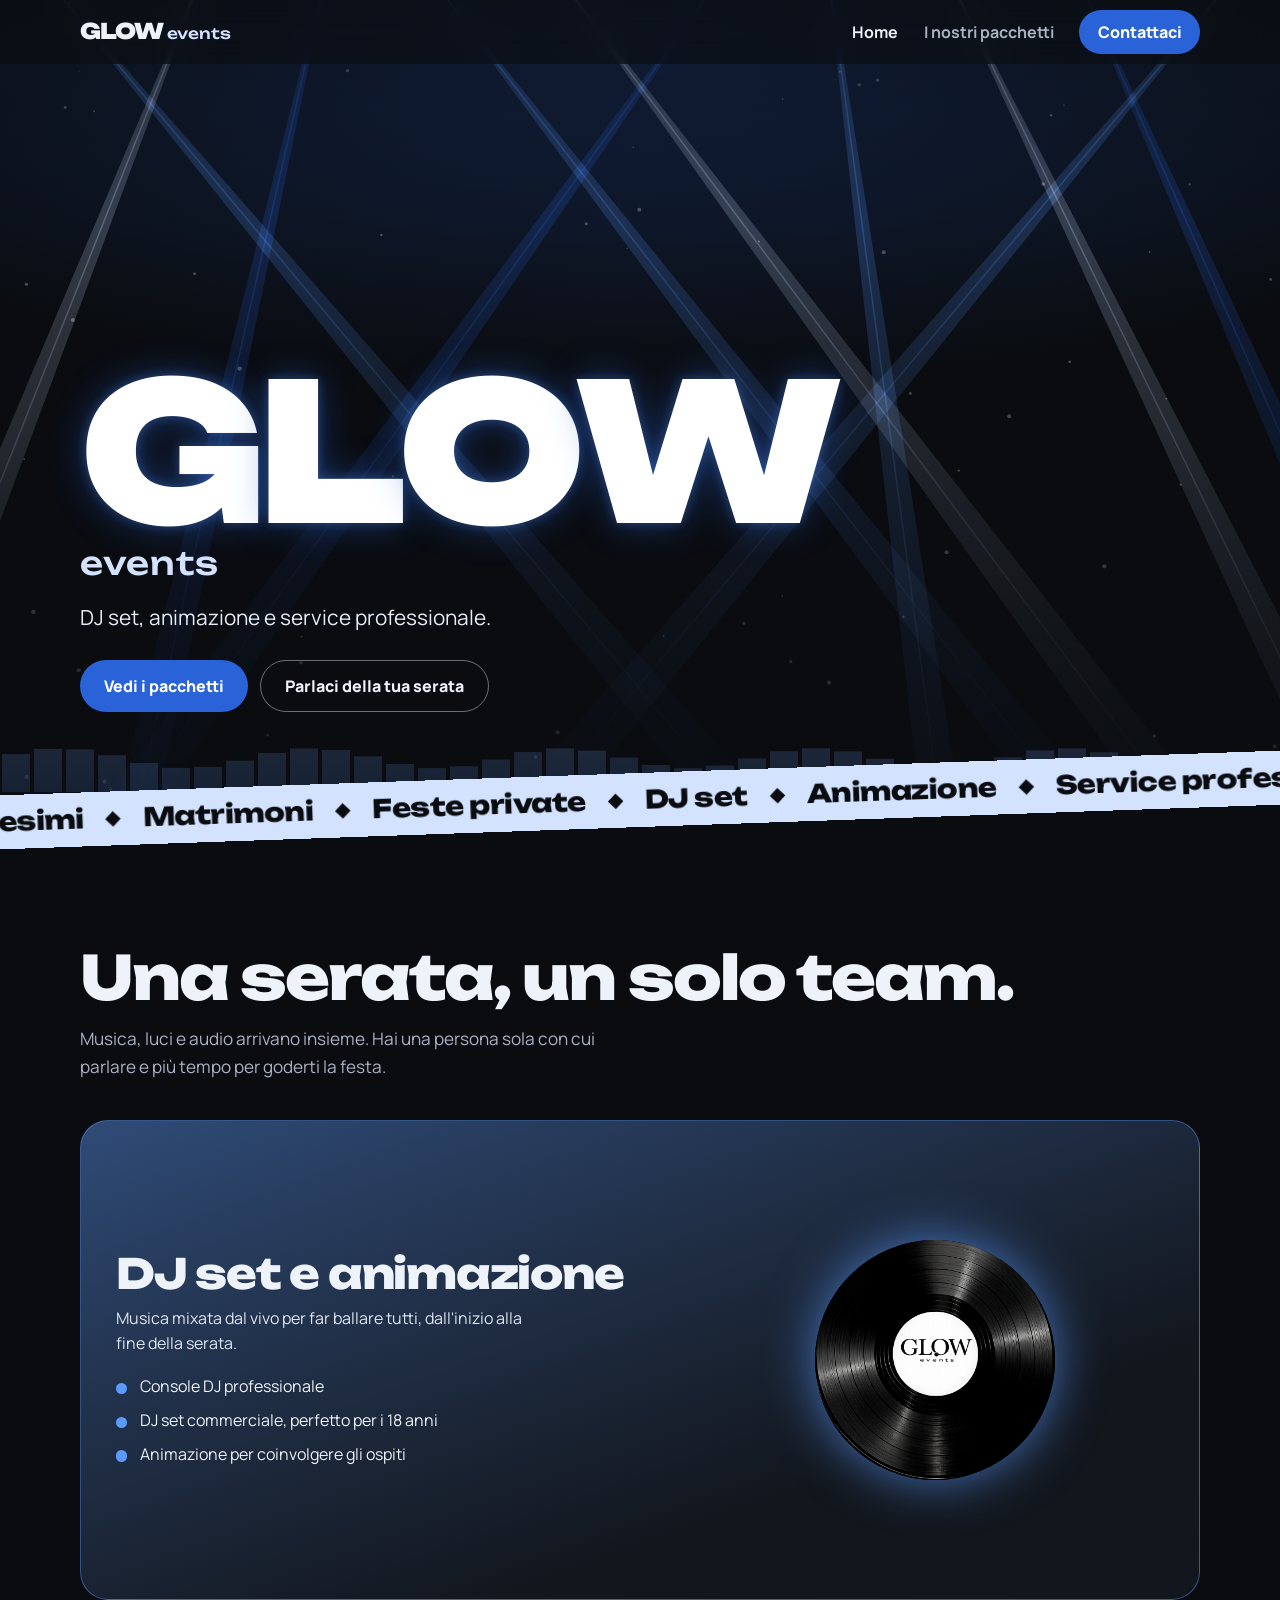
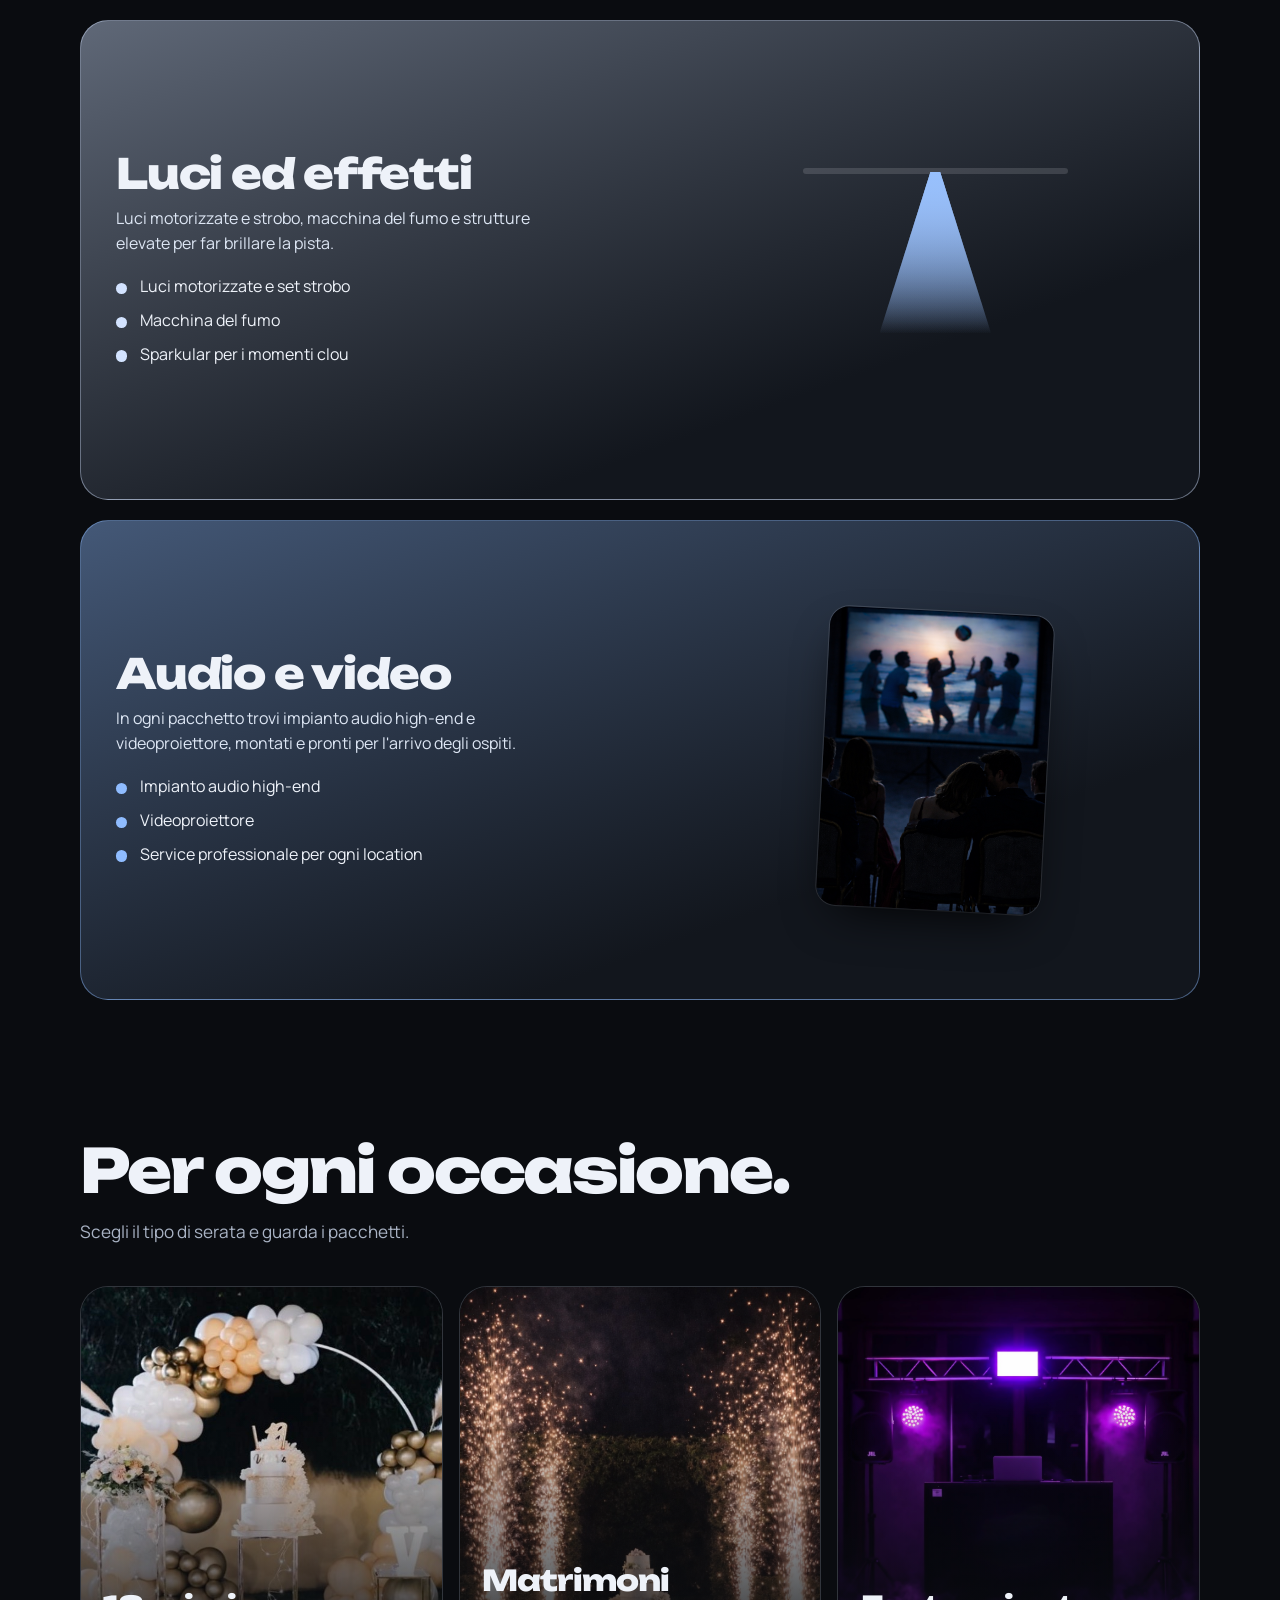
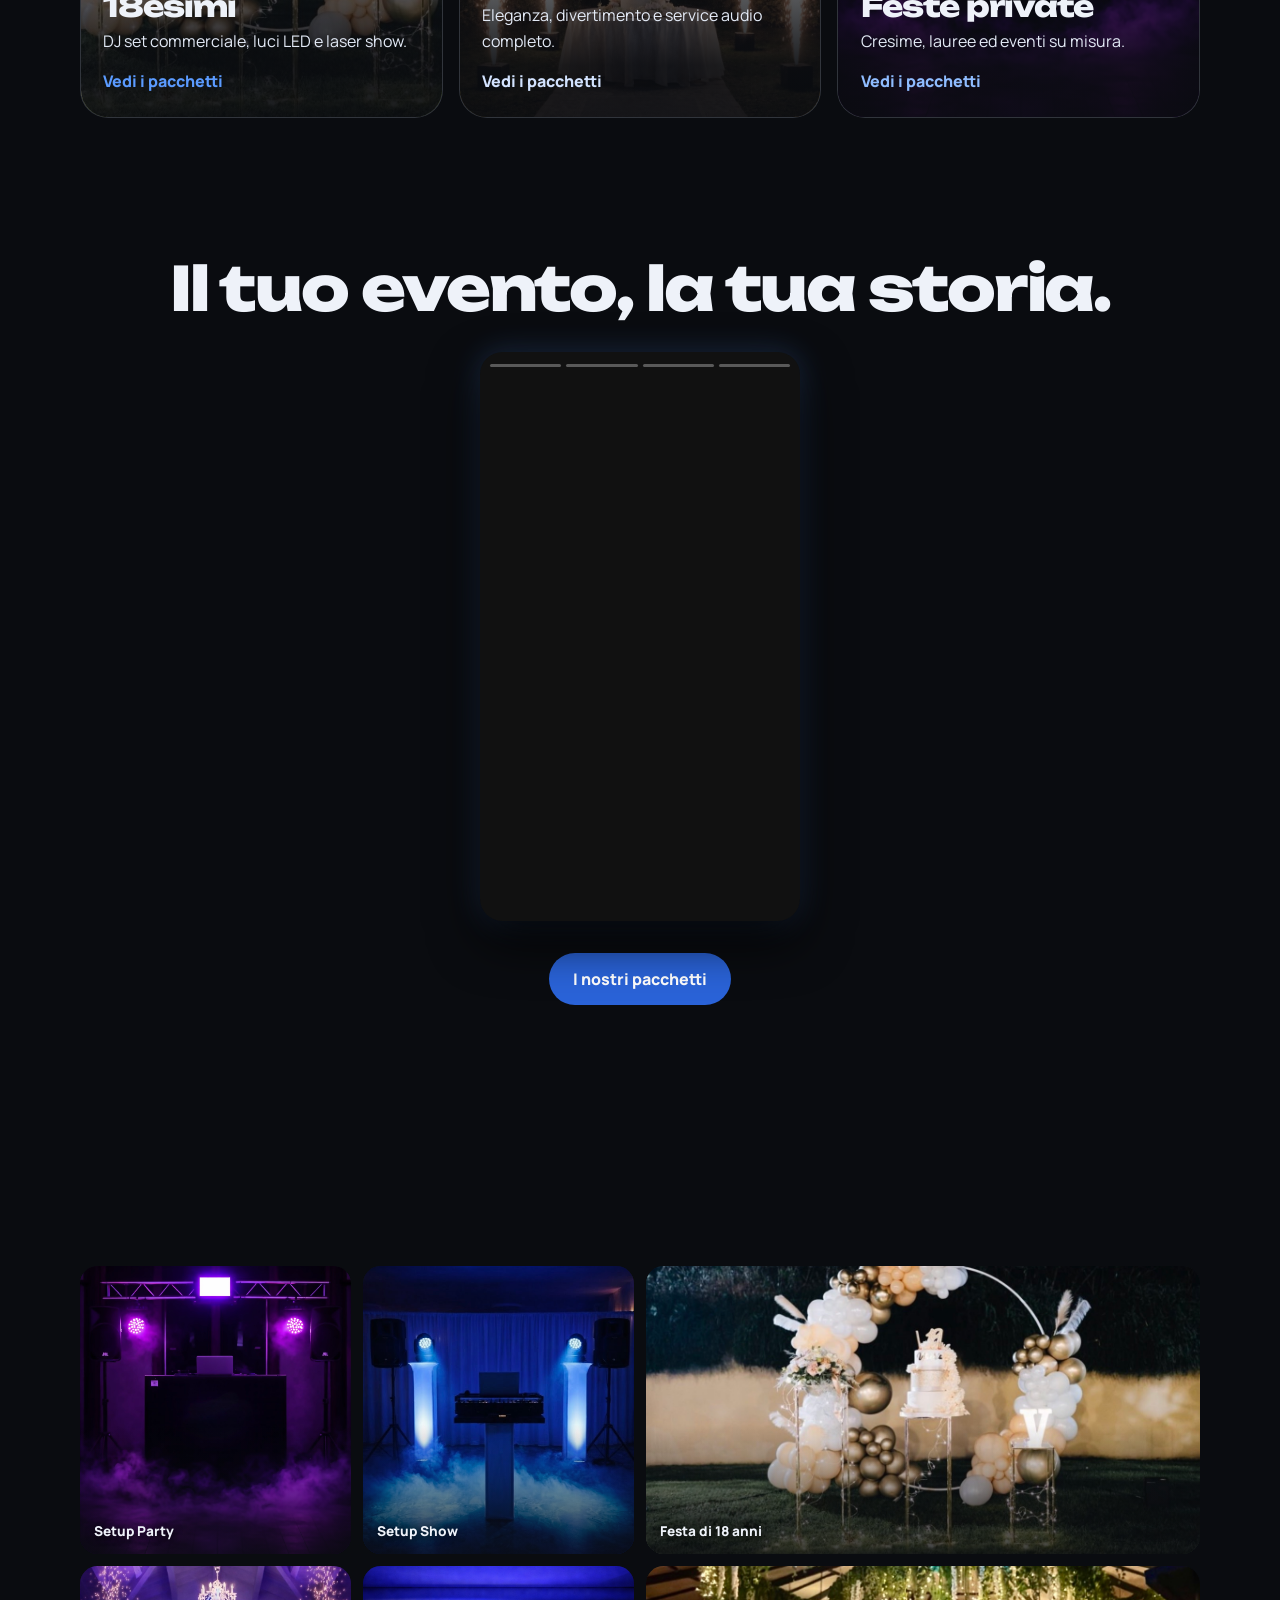
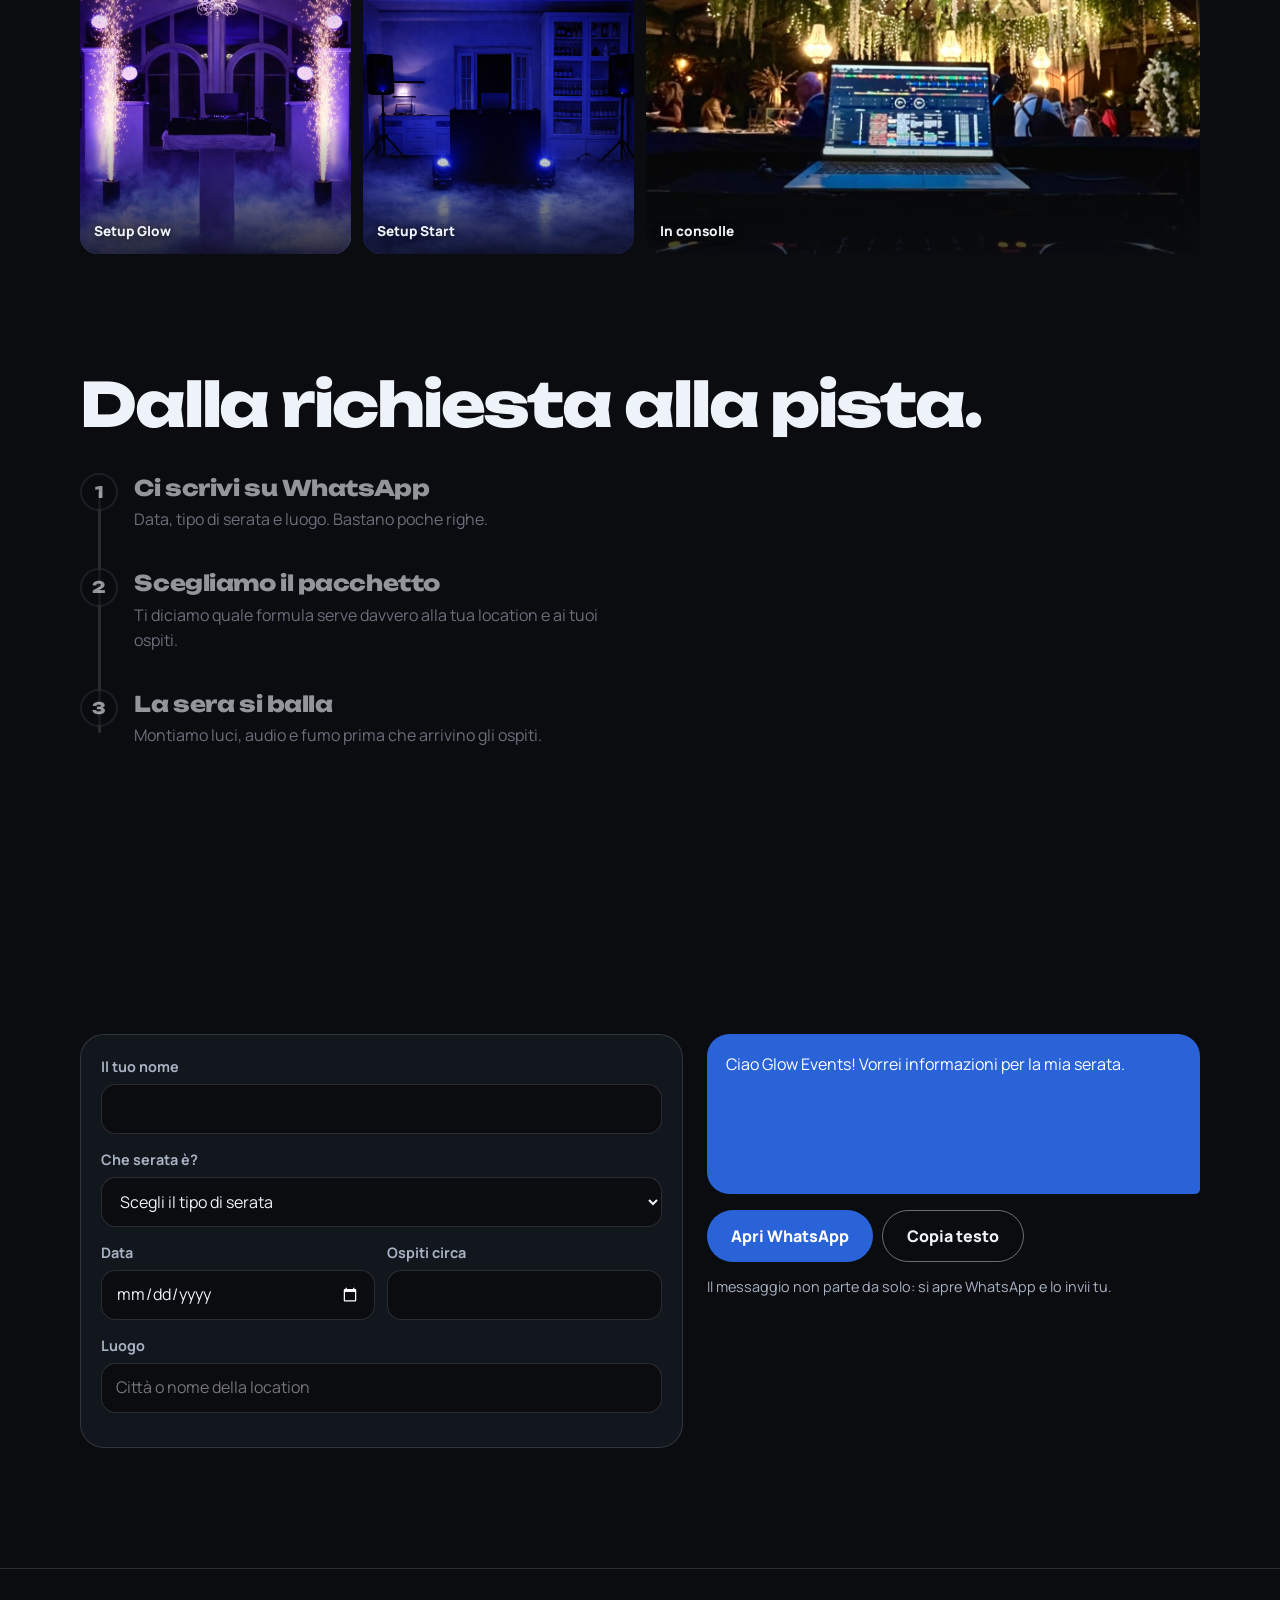
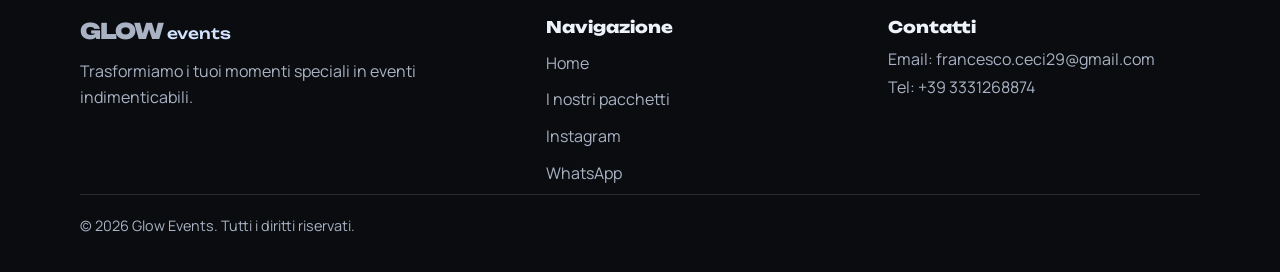
<file: index.html>
<!DOCTYPE html>
<html lang="it">
<head>
  <meta charset="UTF-8" />
  <meta name="viewport" content="width=device-width, initial-scale=1.0, viewport-fit=cover" />
  <meta name="theme-color" content="#0a0c10" />
  <title>Glow Events | Elevate Your Party</title>
  <meta name="description" content="DJ set, animazione e service professionale per 18esimi, matrimoni e feste private." />
  <link rel="preconnect" href="https://fonts.googleapis.com">
  <link rel="preconnect" href="https://fonts.gstatic.com" crossorigin>
  <link href="https://fonts.googleapis.com/css2?family=Manrope:wght@400;500;700;800&family=Unbounded:wght@500;700;800;900&display=swap" rel="stylesheet">
  <link rel="stylesheet" href="index.css">
  <link rel="stylesheet" href="hamburger.css">
</head>
<body>

<div class="bar" id="progressBar" aria-hidden="true"></div>

<header class="nav">
  <div class="wrap nav-in">
    <a class="logo" href="index.html" aria-label="Glow Events, home">GLOW<span>events</span></a>

    <button class="hamburger" id="hamburger" type="button" aria-label="Apri il menu" aria-controls="nav-menu" aria-expanded="false">
      <span></span><span></span><span></span>
    </button>

    <nav class="nav-links" id="nav-menu" aria-label="Principale">
      <a href="index.html" aria-current="page">Home</a>
      <a href="package.html">I nostri pacchetti</a>
      <a href="https://wa.me/393331268874" class="nav-contact" target="_blank" rel="noopener">Contattaci</a>
    </nav>
  </div>
</header>

<main>
  <section class="hero" id="top">
    <video id="hv" muted loop playsinline autoplay preload="metadata" aria-hidden="true">
      <source src="video.mov" type="video/mp4">
    </video>
    <canvas id="fx" aria-hidden="true"></canvas>
    <div class="wrap hero-in">
      <h1 aria-label="Glow Events"><span class="w" aria-hidden="true"><span class="l" style="--i:0">G</span><span class="l" style="--i:1">L</span><span class="l" style="--i:2">O</span><span class="l" style="--i:3">W</span></span><span class="sub" aria-hidden="true">events</span></h1>
      <p class="lead">DJ set, animazione e service professionale.</p>
      <div class="cta">
        <a class="btn btn-pri" href="package.html">Vedi i pacchetti</a>
        <a class="btn btn-ghost" href="#contatti">Parlaci della tua serata</a>
      </div>
    </div>
  </section>

  <div class="mq" aria-hidden="true">
    <div class="mq-track">
      <div class="mq-g"><span>18esimi</span><span>Matrimoni</span><span>Feste private</span><span>DJ set</span><span>Animazione</span><span>Service professionale</span></div>
      <div class="mq-g"><span>18esimi</span><span>Matrimoni</span><span>Feste private</span><span>DJ set</span><span>Animazione</span><span>Service professionale</span></div>
    </div>
  </div>

  <section class="sec" id="servizi">
    <div class="wrap">
      <h2 class="rv">Una serata, un solo team.</h2>
      <p class="intro rv" style="--d:80ms">Musica, luci e audio arrivano insieme. Hai una persona sola con cui parlare e più tempo per goderti la festa.</p>

      <div class="stack">
        <article class="sc" style="--i:0;--c:var(--blue)">
          <div>
            <h3>DJ set e animazione</h3>
            <p>Musica mixata dal vivo per far ballare tutti, dall'inizio alla fine della serata.</p>
            <ul>
              <li>Console DJ professionale</li>
              <li>DJ set commerciale, perfetto per i 18 anni</li>
              <li>Animazione per coinvolgere gli ospiti</li>
            </ul>
          </div>
          <div class="sc-v" aria-hidden="true"><div class="vinyl"><img src="vinile.PNG" alt="" loading="lazy"></div></div>
        </article>

        <article class="sc" style="--i:1;--c:var(--ice)">
          <div>
            <h3>Luci ed effetti</h3>
            <p>Luci motorizzate e strobo, macchina del fumo e strutture elevate per far brillare la pista.</p>
            <ul>
              <li>Luci motorizzate e set strobo</li>
              <li>Macchina del fumo</li>
              <li>Sparkular per i momenti clou</li>
            </ul>
          </div>
          <div class="sc-v" aria-hidden="true"><div class="cones"><span></span><span></span><span></span></div></div>
        </article>

        <article class="sc" style="--i:2;--c:var(--sky)">
          <div>
            <h3>Audio e video</h3>
            <p>In ogni pacchetto trovi impianto audio high-end e videoproiettore, montati e pronti per l'arrivo degli ospiti.</p>
            <ul>
              <li>Impianto audio high-end</li>
              <li>Videoproiettore</li>
              <li>Service professionale per ogni location</li>
            </ul>
          </div>
          <div class="sc-v" aria-hidden="true"><div class="shot"><img src="p_projector.png" alt="" loading="lazy"></div></div>
        </article>
      </div>
    </div>
  </section>

  <section class="sec nt" id="eventi">
    <div class="wrap">
      <h2 class="rv">Per ogni occasione.</h2>
      <p class="intro rv" style="--d:80ms">Scegli il tipo di serata e guarda i pacchetti.</p>
    </div>
    <div class="car" tabindex="0" aria-label="Tipi di evento, scorri di lato">
      <a class="ev" href="package.html" style="--c:var(--blue)">
        <img src="p_18.jpg" alt="Allestimento con arco di palloncini e torta per un 18esimo" loading="lazy">
        <h3>18esimi</h3>
        <p>DJ set commerciale, luci LED e laser show.</p>
        <span class="go">Vedi i pacchetti</span>
      </a>
      <a class="ev" href="package.html" style="--c:var(--ice)">
        <img src="p_sparkular.png" alt="Torta nuziale circondata da fontane di scintille" loading="lazy">
        <h3>Matrimoni</h3>
        <p>Eleganza, divertimento e service audio completo.</p>
        <span class="go">Vedi i pacchetti</span>
      </a>
      <a class="ev" href="package.html" style="--c:var(--sky)">
        <img src="p_party.jpg" alt="Set-up DJ con luci viola e fumo" loading="lazy">
        <h3>Feste private</h3>
        <p>Cresime, lauree ed eventi su misura.</p>
        <span class="go">Vedi i pacchetti</span>
      </a>
    </div>
  </section>

  <section class="sec nt story-sec" id="storie">
    <div class="wrap">
      <h2 class="rv">Il tuo evento, la tua storia.</h2>

      <div class="stories-container" id="stories" aria-label="Storie delle nostre serate">
        <div class="story-progress-container" aria-hidden="true">
          <div class="story-progress-bar"><div class="progress-fill"></div></div>
          <div class="story-progress-bar"><div class="progress-fill"></div></div>
          <div class="story-progress-bar"><div class="progress-fill"></div></div>
          <div class="story-progress-bar"><div class="progress-fill"></div></div>
        </div>

        <div class="story-slides">
          <div class="story-slide active"><video src="storia1.mov" muted loop playsinline preload="metadata"></video></div>
          <div class="story-slide"><video src="storia2.mov" muted loop playsinline preload="none"></video></div>
          <div class="story-slide"><video src="storia3.MP4" muted loop playsinline preload="none"></video></div>
          <div class="story-slide"><video src="storia4.MP4" muted loop playsinline preload="none"></video></div>
        </div>

        <div class="story-nav-overlay">
          <button class="story-nav-left" type="button" aria-label="Storia precedente"></button>
          <button class="story-nav-right" type="button" aria-label="Storia successiva"></button>
        </div>
      </div>

      <a class="btn btn-pri" href="package.html">I nostri pacchetti</a>
    </div>
  </section>

  <section class="sec nt" id="foto">
    <div class="wrap">
      <h2 class="rv">I nostri set-up.</h2>
      <p class="intro rv" style="--d:80ms">Luci, audio e fumo: alcuni dei set-up che portiamo alle serate.</p>
      <div class="gal">
        <figure class="ph rv" data-par><div class="ph-in"><img src="p_party.jpg" alt="Set-up Party con luci viola e fumo" loading="lazy"></div><figcaption>Setup Party</figcaption></figure>
        <figure class="ph rv" data-par style="--d:80ms"><div class="ph-in"><img src="p_show.jpg" alt="Set-up Show con luci motorizzate su piedistalli" loading="lazy"></div><figcaption>Setup Show</figcaption></figure>
        <figure class="ph wide rv" data-par><div class="ph-in"><img src="p_18.jpg" alt="Allestimento di un 18esimo con palloncini e torta" loading="lazy"></div><figcaption>Festa di 18 anni</figcaption></figure>
        <figure class="ph rv" data-par><div class="ph-in"><img src="p_glow.jpg" alt="Set-up Glow con fontane di scintille e luci motorizzate" loading="lazy"></div><figcaption>Setup Glow</figcaption></figure>
        <figure class="ph rv" data-par style="--d:80ms"><div class="ph-in"><img src="p_start.png" alt="Set-up Start con due luci motorizzate e fumo" loading="lazy"></div><figcaption>Setup Start</figcaption></figure>
        <figure class="ph wide rv" data-par><div class="ph-in"><img src="sfondoPackage.jpg" alt="Console DJ con computer sotto un soffitto di piante sospese" loading="lazy" style="object-position:50% 70%"></div><figcaption>In consolle</figcaption></figure>
      </div>
    </div>
  </section>

  <section class="sec nt" id="come">
    <div class="wrap">
      <h2 class="rv">Dalla richiesta alla pista.</h2>
      <ol class="steps">
        <li>
          <h3>Ci scrivi su WhatsApp</h3>
          <p>Data, tipo di serata e luogo. Bastano poche righe.</p>
        </li>
        <li>
          <h3>Scegliamo il pacchetto</h3>
          <p>Ti diciamo quale formula serve davvero alla tua location e ai tuoi ospiti.</p>
        </li>
        <li>
          <h3>La sera si balla</h3>
          <p>Montiamo luci, audio e fumo prima che arrivino gli ospiti.</p>
        </li>
      </ol>
    </div>
  </section>

  <section class="sec nt" id="contatti">
    <div class="wrap">
      <h2 class="rv">Raccontaci la tua serata.</h2>
      <p class="intro rv" style="--d:80ms">Compila i campi: il messaggio si scrive da solo e lo mandi su WhatsApp.</p>
      <div class="contact">
        <form class="card" id="f" autocomplete="off" novalidate>
          <div class="fld"><label for="n">Il tuo nome</label><input id="n" type="text" autocomplete="given-name"></div>
          <div class="fld"><label for="t">Che serata è?</label>
            <select id="t">
              <option value="">Scegli il tipo di serata</option>
              <option value="un 18esimo">18esimo</option>
              <option value="un matrimonio">Matrimonio</option>
              <option value="una festa privata">Festa privata</option>
              <option value="un altro evento">Altro</option>
            </select>
          </div>
          <div class="row2">
            <div class="fld"><label for="d">Data</label><input id="d" type="date"></div>
            <div class="fld"><label for="g">Ospiti circa</label><input id="g" type="number" inputmode="numeric" min="1" max="1000"></div>
          </div>
          <div class="fld"><label for="l">Luogo</label><input id="l" type="text" placeholder="Città o nome della location"></div>
        </form>
        <div>
          <div class="bubble"><textarea id="msg" readonly aria-label="Anteprima del messaggio"></textarea></div>
          <div class="acts">
            <a class="btn btn-pri" id="wa" href="https://wa.me/393331268874" target="_blank" rel="noopener">Apri WhatsApp</a>
            <button class="btn btn-ghost" id="cp" type="button">Copia testo</button>
          </div>
          <p class="note">Il messaggio non parte da solo: si apre WhatsApp e lo invii tu.</p>
        </div>
      </div>
    </div>
  </section>
</main>

<footer class="foot">
  <div class="wrap">
    <div class="foot-grid">
      <div>
        <a class="logo" href="index.html">GLOW<span>events</span></a>
        <p style="margin-top:.8rem;max-width:22rem">Trasformiamo i tuoi momenti speciali in eventi indimenticabili.</p>
      </div>
      <div>
        <h4>Navigazione</h4>
        <ul>
          <li><a href="index.html">Home</a></li>
          <li><a href="package.html">I nostri pacchetti</a></li>
          <li><a href="https://www.instagram.com/glow_events__/" target="_blank" rel="noopener">Instagram</a></li>
          <li><a href="https://wa.me/393331268874" target="_blank" rel="noopener">WhatsApp</a></li>
        </ul>
      </div>
      <div>
        <h4>Contatti</h4>
        <p>Email: francesco.ceci29@gmail.com</p>
        <p>Tel: +39 3331268874</p>
      </div>
    </div>
    <p class="foot-bottom">&copy; 2026 Glow Events. Tutti i diritti riservati.</p>
  </div>
</footer>

<script src="script.js"></script>
<script src="hamburger.js"></script>
<script src="storie.js"></script>
<script src="progressbar.js"></script>

</body>
</html>
</file>
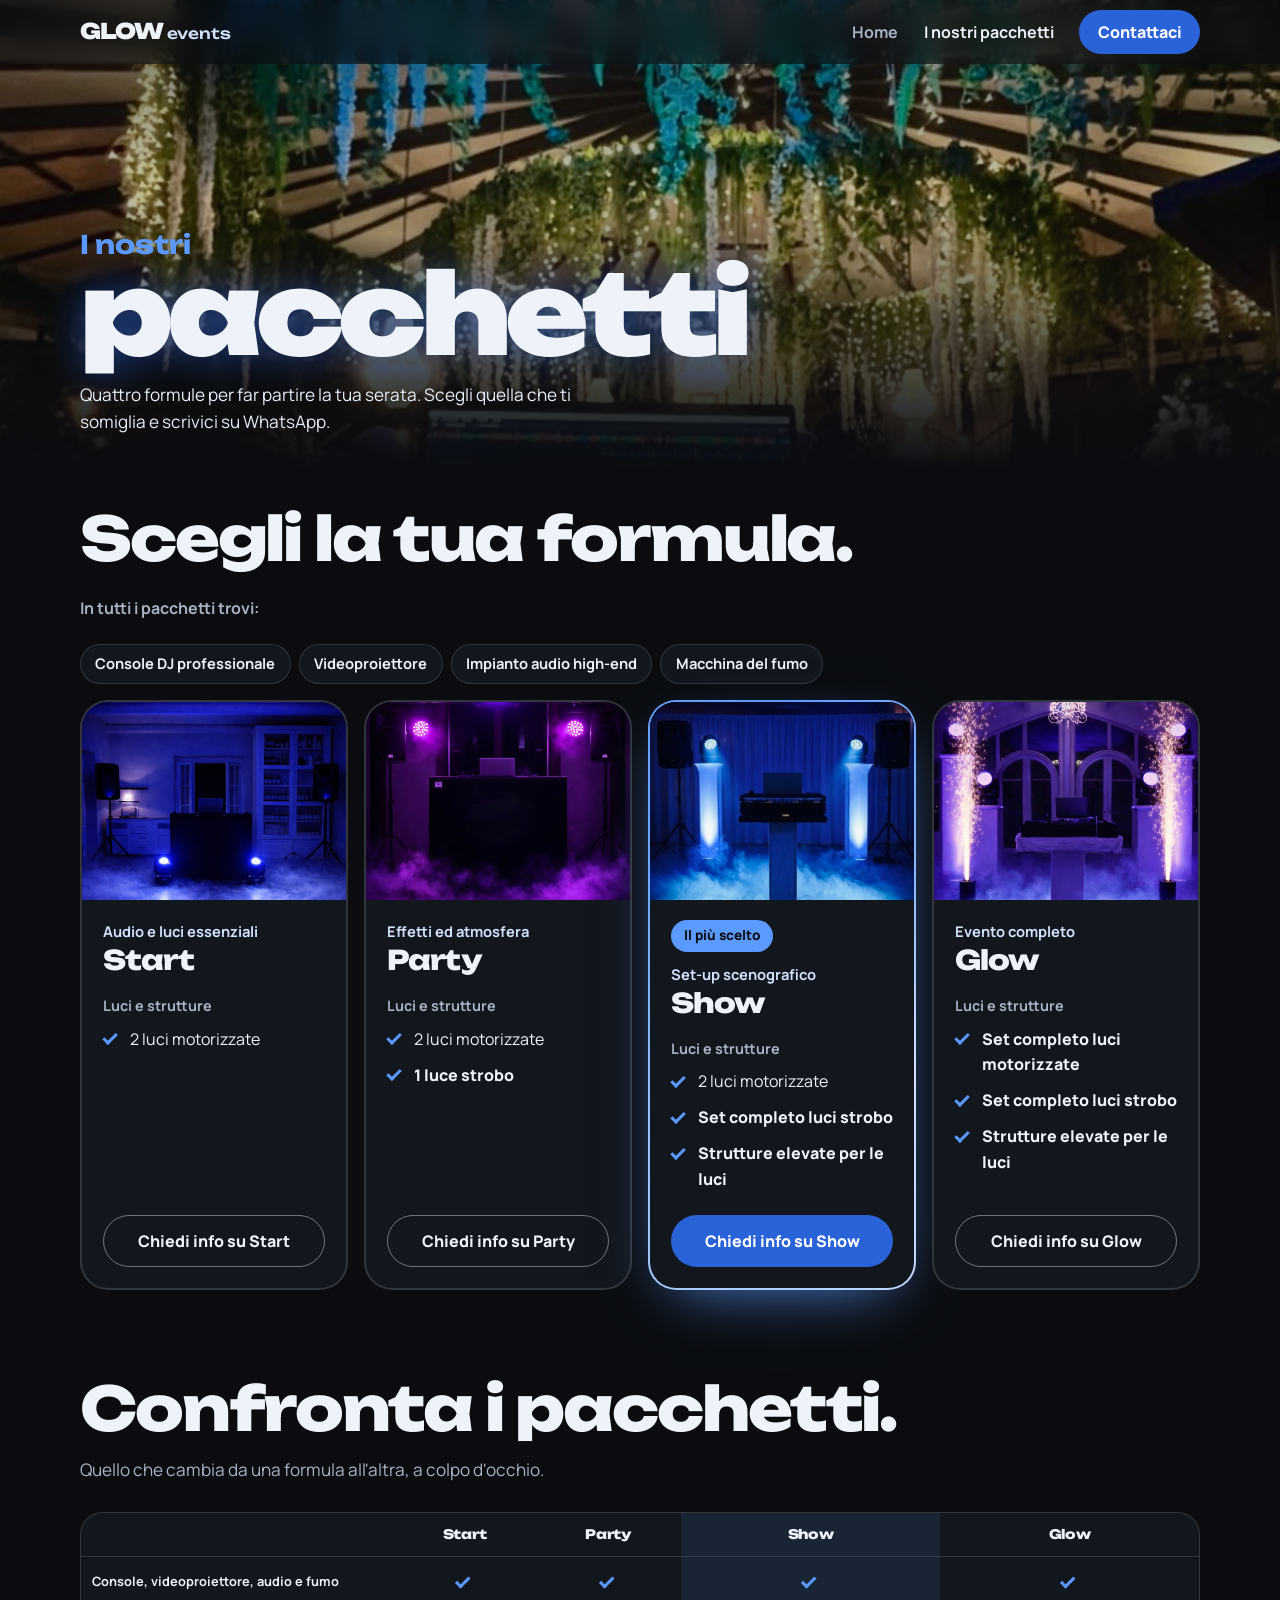
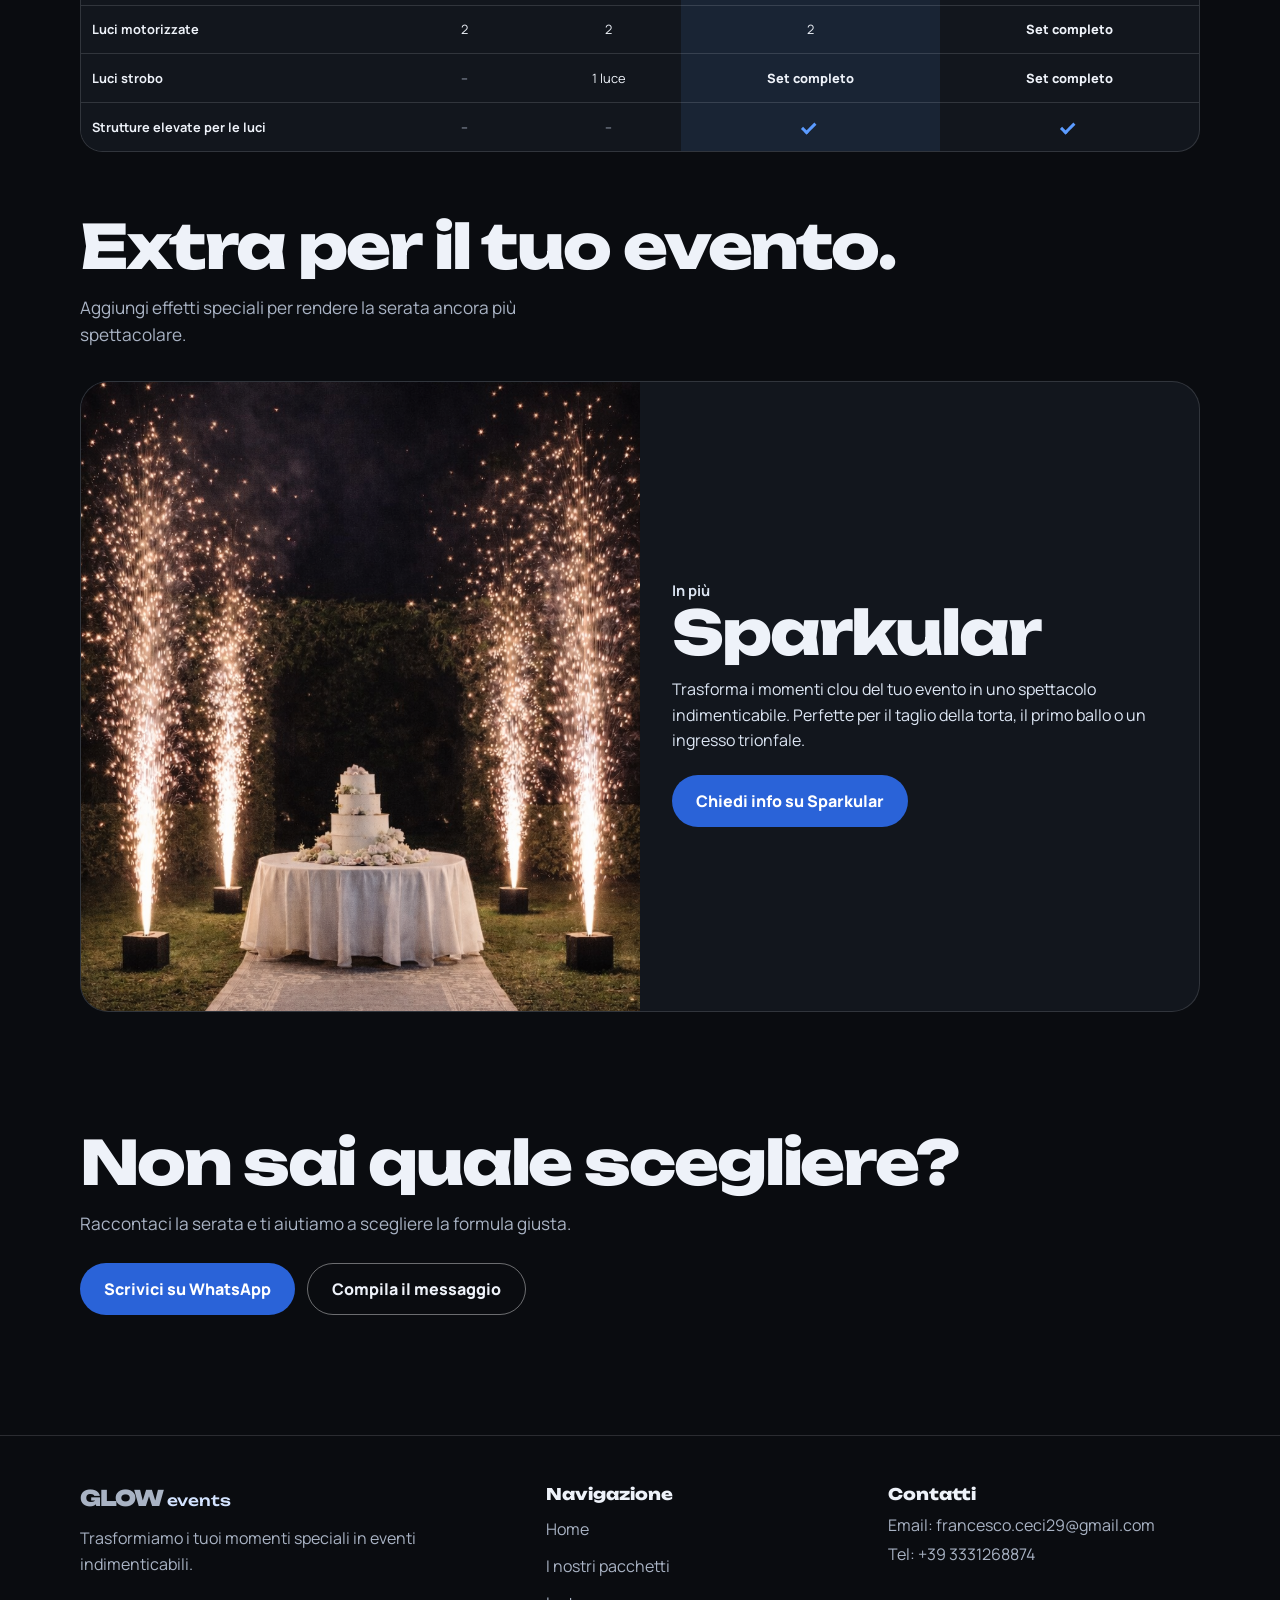
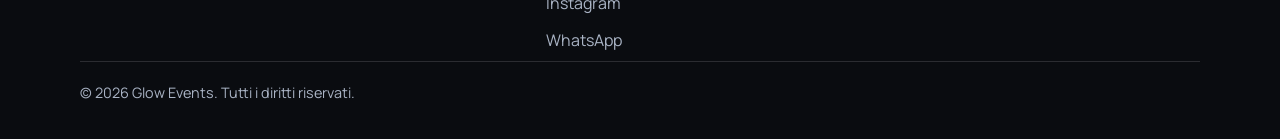
<file: package.html>
<!DOCTYPE html>
<html lang="it">
<head>
  <meta charset="UTF-8" />
  <meta name="viewport" content="width=device-width, initial-scale=1.0, viewport-fit=cover" />
  <meta name="theme-color" content="#0a0c10" />
  <title>Pacchetti | Glow Events</title>
  <meta name="description" content="Pacchetti Start, Party, Show e Glow: DJ set, luci, audio e videoproiettore per la tua serata." />
  <link rel="preconnect" href="https://fonts.googleapis.com">
  <link rel="preconnect" href="https://fonts.gstatic.com" crossorigin>
  <link href="https://fonts.googleapis.com/css2?family=Manrope:wght@400;500;700;800&family=Unbounded:wght@500;700;800;900&display=swap" rel="stylesheet">
  <link rel="stylesheet" href="index.css">
  <link rel="stylesheet" href="package.css">
  <link rel="stylesheet" href="hamburger.css">
</head>
<body>

<div class="bar" id="progressBar" aria-hidden="true"></div>

<header class="nav">
  <div class="wrap nav-in">
    <a class="logo" href="index.html" aria-label="Glow Events, home">GLOW<span>events</span></a>

    <button class="hamburger" id="hamburger" type="button" aria-label="Apri il menu" aria-controls="nav-menu" aria-expanded="false">
      <span></span><span></span><span></span>
    </button>

    <nav class="nav-links" id="nav-menu" aria-label="Principale">
      <a href="index.html">Home</a>
      <a href="package.html" aria-current="page">I nostri pacchetti</a>
      <a href="https://wa.me/393331268874" class="nav-contact" target="_blank" rel="noopener">Contattaci</a>
    </nav>
  </div>
</header>

<main>
  <section class="phero">
    <img class="phero-img" src="sfondoPackage.jpg" alt="">
    <div class="wrap phero-in">
      <h1><span class="a">I nostri</span><span class="b">pacchetti</span></h1>
      <p class="intro">Quattro formule per far partire la tua serata. Scegli quella che ti somiglia e scrivici su WhatsApp.</p>
    </div>
  </section>

  <section class="sec nt" id="formule" style="padding-top:2.5rem;padding-bottom:3rem">
    <div class="wrap">
      <h2 class="rv">Scegli la tua formula.</h2>
      <p class="base-t rv" style="--d:60ms">In tutti i pacchetti trovi:</p>
      <ul class="base rv" style="--d:100ms">
        <li>Console DJ professionale</li>
        <li>Videoproiettore</li>
        <li>Impianto audio high-end</li>
        <li>Macchina del fumo</li>
      </ul>
    </div>

    <nav class="pk-nav" id="pkNav" aria-label="Vai a un pacchetto">
      <button class="pk-chip" type="button" data-t="start" aria-current="true">Start</button>
      <button class="pk-chip" type="button" data-t="party" aria-current="false">Party</button>
      <button class="pk-chip" type="button" data-t="show" aria-current="false">Show</button>
      <button class="pk-chip" type="button" data-t="glow" aria-current="false">Glow</button>
    </nav>

    <div class="pks" id="pks" tabindex="0" aria-label="Pacchetti, scorri di lato">

      <article class="pk" id="start">
        <div class="pk-img"><img src="p_start.png" alt="Set-up Start con due luci motorizzate, casse e fumo" loading="lazy"></div>
        <div class="pk-body">
          <p class="tag">Audio e luci essenziali</p>
          <h2>Start</h2>
          <p class="feat-t">Luci e strutture</p>
          <ul class="feat">
            <li>2 luci motorizzate</li>
          </ul>
          <a class="btn btn-ghost" href="https://wa.me/393331268874?text=Ciao!%20Vorrei%20info%20per%20il%20Pacchetto%20Start" target="_blank" rel="noopener">Chiedi info su Start</a>
        </div>
      </article>

      <article class="pk" id="party">
        <div class="pk-img"><img src="p_party.jpg" alt="Set-up Party con luci viola, traliccio e fumo" loading="lazy"></div>
        <div class="pk-body">
          <p class="tag">Effetti ed atmosfera</p>
          <h2>Party</h2>
          <p class="feat-t">Luci e strutture</p>
          <ul class="feat">
            <li>2 luci motorizzate</li>
            <li class="up">1 luce strobo</li>
          </ul>
          <a class="btn btn-ghost" href="https://wa.me/393331268874?text=Ciao!%20Vorrei%20info%20per%20il%20Pacchetto%20Party" target="_blank" rel="noopener">Chiedi info su Party</a>
        </div>
      </article>

      <article class="pk top" id="show">
        <div class="pk-img"><img src="p_show.jpg" alt="Set-up Show con luci motorizzate su piedistalli e fumo" loading="lazy"></div>
        <div class="pk-body">
          <span class="flag">Il più scelto</span>
          <p class="tag">Set-up scenografico</p>
          <h2>Show</h2>
          <p class="feat-t">Luci e strutture</p>
          <ul class="feat">
            <li>2 luci motorizzate</li>
            <li class="up">Set completo luci strobo</li>
            <li class="up">Strutture elevate per le luci</li>
          </ul>
          <a class="btn btn-pri" href="https://wa.me/393331268874?text=Ciao!%20Vorrei%20info%20per%20il%20Pacchetto%20Show" target="_blank" rel="noopener">Chiedi info su Show</a>
        </div>
      </article>

      <article class="pk" id="glow">
        <div class="pk-img"><img src="p_glow.jpg" alt="Set-up Glow con fontane di scintille e luci motorizzate" loading="lazy"></div>
        <div class="pk-body">
          <p class="tag">Evento completo</p>
          <h2>Glow</h2>
          <p class="feat-t">Luci e strutture</p>
          <ul class="feat">
            <li class="up">Set completo luci motorizzate</li>
            <li class="up">Set completo luci strobo</li>
            <li class="up">Strutture elevate per le luci</li>
          </ul>
          <a class="btn btn-ghost" href="https://wa.me/393331268874?text=Ciao!%20Vorrei%20info%20per%20il%20Pacchetto%20Glow" target="_blank" rel="noopener">Chiedi info su Glow</a>
        </div>
      </article>

    </div>
  </section>

  <section class="sec nt" id="confronto" style="padding-top:1rem;padding-bottom:4rem">
    <div class="wrap">
      <h2 class="rv">Confronta i pacchetti.</h2>
      <p class="intro rv" style="--d:80ms">Quello che cambia da una formula all'altra, a colpo d'occhio.</p>
      <div class="cmp-wrap rv" style="--d:120ms" tabindex="0" role="region" aria-label="Tabella di confronto, scorri di lato">
        <table class="cmp">
          <thead>
            <tr><th scope="col"><span class="sr">Dotazione</span></th><th scope="col">Start</th><th scope="col">Party</th><th scope="col" class="show">Show</th><th scope="col">Glow</th></tr>
          </thead>
          <tbody>
            <tr><th scope="row">Console, videoproiettore, audio e fumo</th><td class="y" aria-label="Incluso"></td><td class="y" aria-label="Incluso"></td><td class="y show" aria-label="Incluso"></td><td class="y" aria-label="Incluso"></td></tr>
            <tr><th scope="row">Luci motorizzate</th><td>2</td><td>2</td><td class="show">2</td><td class="up">Set completo</td></tr>
            <tr><th scope="row">Luci strobo</th><td class="n" aria-label="Non incluso">&ndash;</td><td>1 luce</td><td class="up show">Set completo</td><td class="up">Set completo</td></tr>
            <tr><th scope="row">Strutture elevate per le luci</th><td class="n" aria-label="Non incluso">&ndash;</td><td class="n" aria-label="Non incluso">&ndash;</td><td class="y show" aria-label="Incluso"></td><td class="y" aria-label="Incluso"></td></tr>
          </tbody>
        </table>
      </div>
    </div>
  </section>

  <section class="sec nt">
    <div class="wrap">
      <h2 class="rv">Extra per il tuo evento.</h2>
      <p class="intro rv" style="--d:80ms">Aggiungi effetti speciali per rendere la serata ancora più spettacolare.</p>
      <article class="xtra rv" style="margin-top:2rem" id="sparkular">
        <div class="pk-img"><img src="p_sparkular.png" alt="Torta circondata da fontane di scintille Sparkular" loading="lazy"></div>
        <div class="pk-body">
          <p class="tag">In più</p>
          <h2>Sparkular</h2>
          <p>Trasforma i momenti clou del tuo evento in uno spettacolo indimenticabile. Perfette per il taglio della torta, il primo ballo o un ingresso trionfale.</p>
          <a class="btn btn-pri" href="https://wa.me/393331268874?text=Ciao!%20Vorrei%20info%20per%20Sparkular" target="_blank" rel="noopener">Chiedi info su Sparkular</a>
        </div>
      </article>
    </div>
  </section>

  <section class="sec nt">
    <div class="wrap">
      <h2 class="rv">Non sai quale scegliere?</h2>
      <p class="intro rv" style="--d:80ms">Raccontaci la serata e ti aiutiamo a scegliere la formula giusta.</p>
      <div class="cta rv" style="--d:140ms">
        <a class="btn btn-pri" href="https://wa.me/393331268874" target="_blank" rel="noopener">Scrivici su WhatsApp</a>
        <a class="btn btn-ghost" href="index.html#contatti">Compila il messaggio</a>
      </div>
    </div>
  </section>
</main>

<footer class="foot">
  <div class="wrap">
    <div class="foot-grid">
      <div>
        <a class="logo" href="index.html">GLOW<span>events</span></a>
        <p style="margin-top:.8rem;max-width:22rem">Trasformiamo i tuoi momenti speciali in eventi indimenticabili.</p>
      </div>
      <div>
        <h4>Navigazione</h4>
        <ul>
          <li><a href="index.html">Home</a></li>
          <li><a href="package.html">I nostri pacchetti</a></li>
          <li><a href="https://www.instagram.com/glow_events__/" target="_blank" rel="noopener">Instagram</a></li>
          <li><a href="https://wa.me/393331268874" target="_blank" rel="noopener">WhatsApp</a></li>
        </ul>
      </div>
      <div>
        <h4>Contatti</h4>
        <p>Email: francesco.ceci29@gmail.com</p>
        <p>Tel: +39 3331268874</p>
      </div>
    </div>
    <p class="foot-bottom">&copy; 2026 Glow Events. Tutti i diritti riservati.</p>
  </div>
</footer>

<script src="package.js"></script>
<script src="hamburger.js"></script>
<script src="progressbar.js"></script>
</body>
</html>
</file>
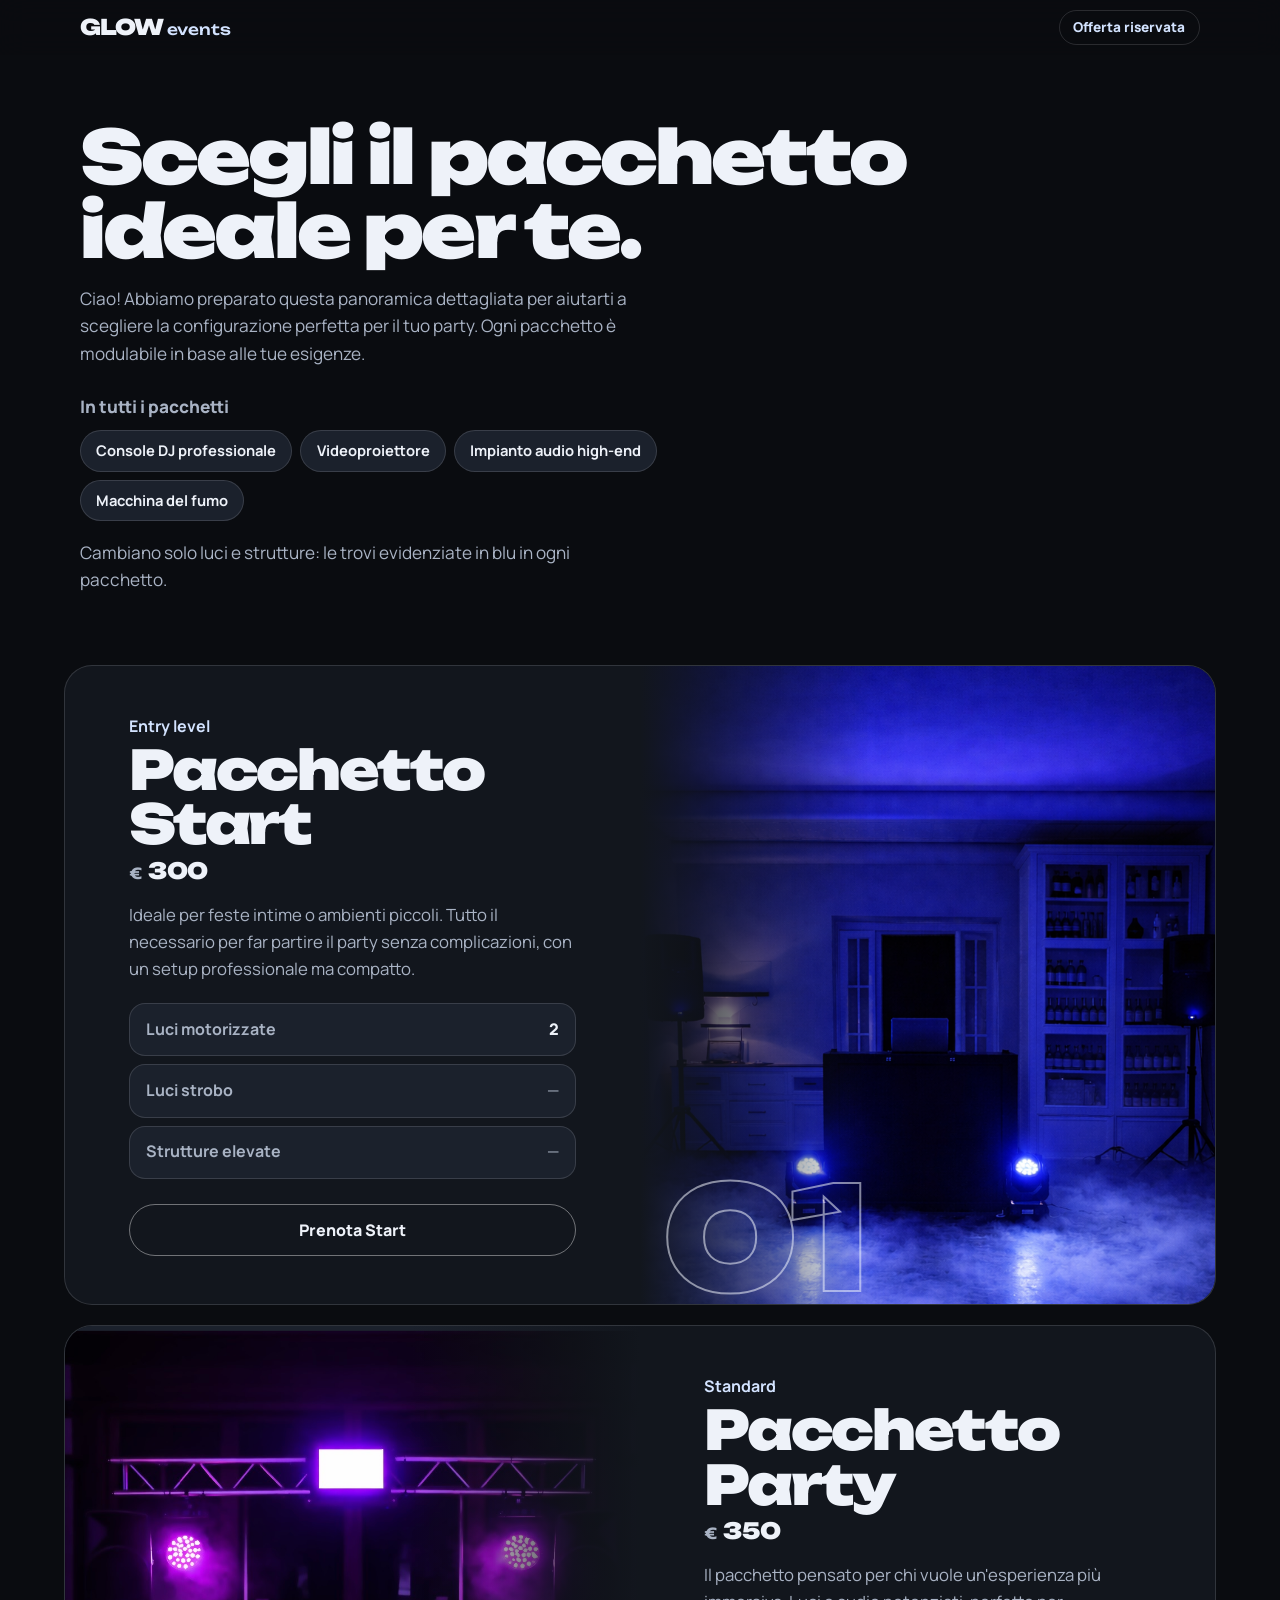
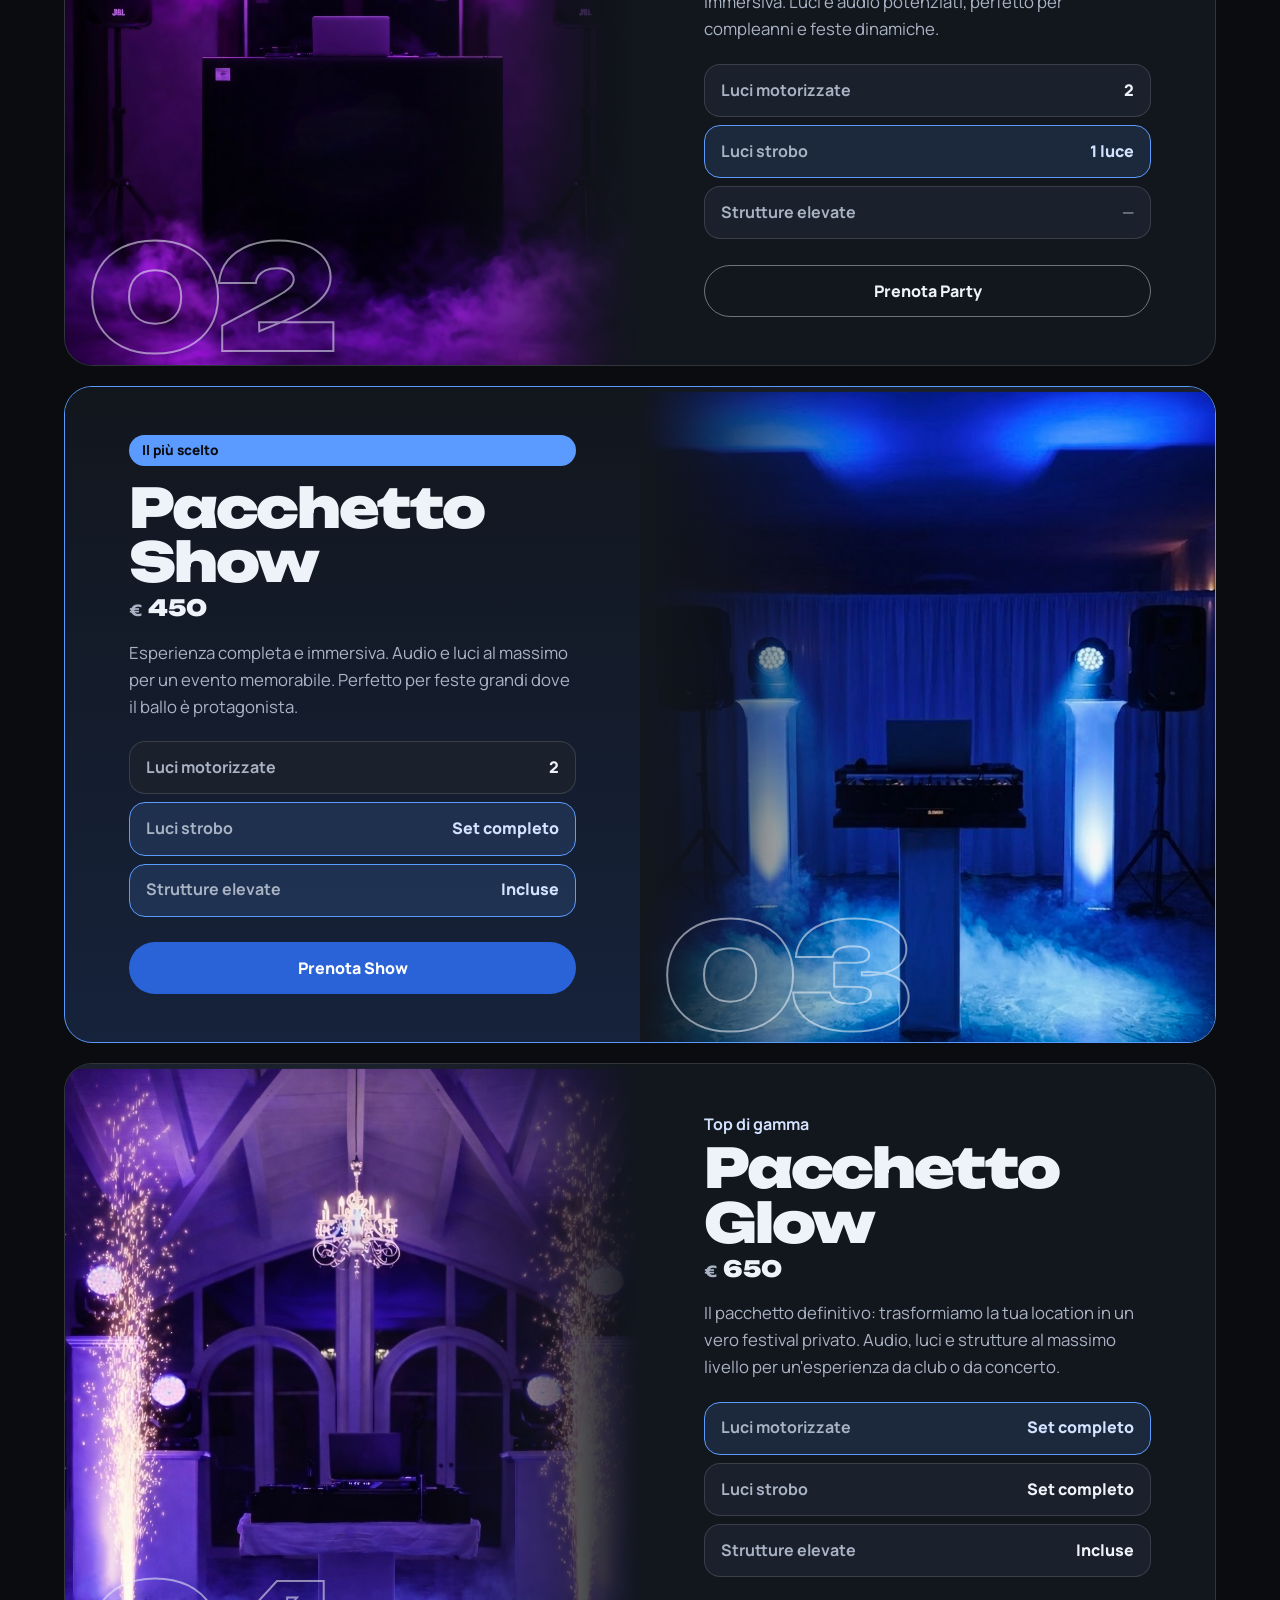
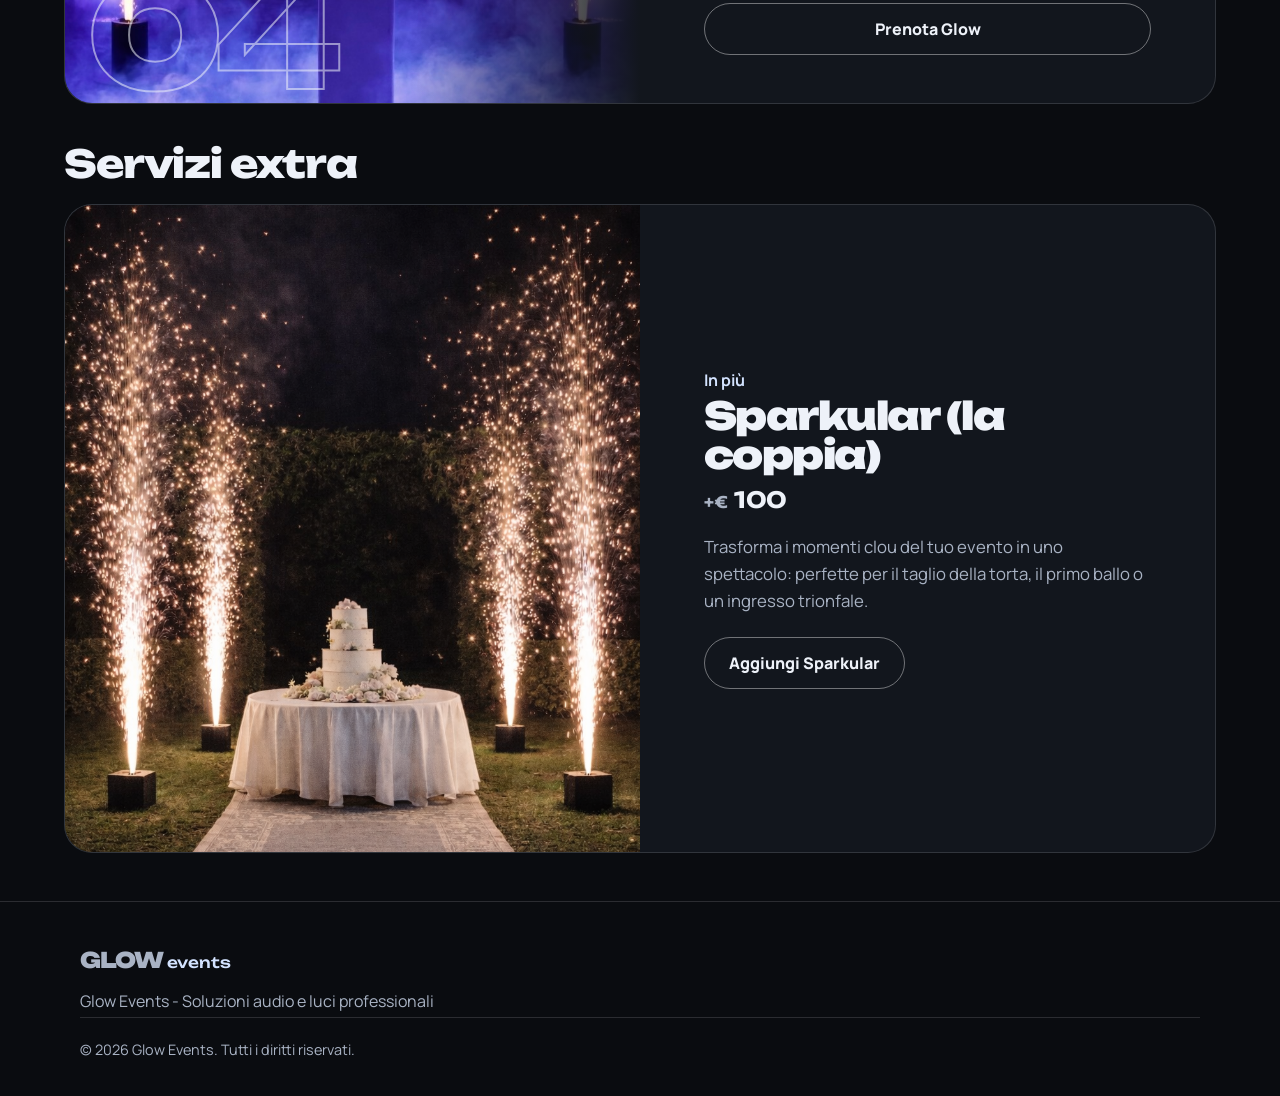
<file: prezzi.html>
<!DOCTYPE html>
<html lang="it">
<head>
  <meta charset="UTF-8">
  <meta name="viewport" content="width=device-width, initial-scale=1.0, viewport-fit=cover">
  <meta name="theme-color" content="#0a0c10">
  <meta name="robots" content="noindex">
  <title>Offerta riservata | Glow Events</title>
  <link rel="preconnect" href="https://fonts.googleapis.com">
  <link rel="preconnect" href="https://fonts.gstatic.com" crossorigin>
  <link href="https://fonts.googleapis.com/css2?family=Manrope:wght@400;500;700;800&family=Unbounded:wght@500;700;800;900&display=swap" rel="stylesheet">
  <link rel="stylesheet" href="index.css">
  <link rel="stylesheet" href="prezzi.css">
</head>
<body>
<div class="bar" id="progressBar" aria-hidden="true"></div>
<header class="nav"><div class="wrap nav-in"><span class="logo">GLOW<span>events</span></span><span class="priv">Offerta riservata</span></div></header>
<main>
  <section class="wrap v-intro">
    <h1 class="rv">Scegli il pacchetto ideale per te.</h1>
    <p class="rv" style="--d:80ms">Ciao! Abbiamo preparato questa panoramica dettagliata per aiutarti a scegliere la configurazione perfetta per il tuo party. Ogni pacchetto è modulabile in base alle tue esigenze.</p>
    <div class="all rv" style="--d:200ms"><p class="all-t">In tutti i pacchetti</p><ul class="chips"><li>Console DJ professionale</li><li>Videoproiettore</li><li>Impianto audio high-end</li><li>Macchina del fumo</li></ul><p class="all-n">Cambiano solo luci e strutture: le trovi evidenziate in blu in ogni pacchetto.</p></div>

  </section>
<section class="pn rv" id="start" data-par>
  <div class="pn-img"><img src="p_start.png" alt="Set-up Start con due luci motorizzate, casse e fumo" loading="lazy"><span class="pn-n" aria-hidden="true">01</span></div>
  <div class="pn-body">
    <p class="tag">Entry level</p>
    <h2>Pacchetto Start</h2>
    <p class="price"><span>€</span><b>300</b></p>
    <p class="desc">Ideale per feste intime o ambienti piccoli. Tutto il necessario per far partire il party senza complicazioni, con un setup professionale ma compatto.</p>
    <dl class="diff"><div class=""><dt>Luci motorizzate</dt><dd>2</dd></div><div class="no"><dt>Luci strobo</dt><dd>—</dd></div><div class="no"><dt>Strutture elevate</dt><dd>—</dd></div></dl>
    <a class="btn btn-ghost" href="https://wa.me/393331268874?text=Ciao!%20Vorrei%20info%20per%20il%20Pacchetto%20Start" target="_blank" rel="noopener">Prenota Start</a>
  </div>
</section>
<section class="pn rv" id="party" data-par>
  <div class="pn-img"><img src="p_party.jpg" alt="Set-up Party con luci viola, traliccio e fumo" loading="lazy"><span class="pn-n" aria-hidden="true">02</span></div>
  <div class="pn-body">
    <p class="tag">Standard</p>
    <h2>Pacchetto Party</h2>
    <p class="price"><span>€</span><b>350</b></p>
    <p class="desc">Il pacchetto pensato per chi vuole un'esperienza più immersiva. Luci e audio potenziati, perfetto per compleanni e feste dinamiche.</p>
    <dl class="diff"><div class=""><dt>Luci motorizzate</dt><dd>2</dd></div><div class="new"><dt>Luci strobo</dt><dd>1 luce</dd></div><div class="no"><dt>Strutture elevate</dt><dd>—</dd></div></dl>
    <a class="btn btn-ghost" href="https://wa.me/393331268874?text=Ciao!%20Vorrei%20info%20per%20il%20Pacchetto%20Party" target="_blank" rel="noopener">Prenota Party</a>
  </div>
</section>
<section class="pn top rv" id="show" data-par>
  <div class="pn-img"><img src="p_show.jpg" alt="Set-up Show con luci motorizzate su piedistalli e fumo" loading="lazy"><span class="pn-n" aria-hidden="true">03</span></div>
  <div class="pn-body">
    <span class="flag">Il più scelto</span>
    <h2>Pacchetto Show</h2>
    <p class="price"><span>€</span><b>450</b></p>
    <p class="desc">Esperienza completa e immersiva. Audio e luci al massimo per un evento memorabile. Perfetto per feste grandi dove il ballo è protagonista.</p>
    <dl class="diff"><div class=""><dt>Luci motorizzate</dt><dd>2</dd></div><div class="new"><dt>Luci strobo</dt><dd>Set completo</dd></div><div class="new"><dt>Strutture elevate</dt><dd>Incluse</dd></div></dl>
    <a class="btn btn-pri" href="https://wa.me/393331268874?text=Ciao!%20Vorrei%20info%20per%20il%20Pacchetto%20Show" target="_blank" rel="noopener">Prenota Show</a>
  </div>
</section>
<section class="pn rv" id="glow" data-par>
  <div class="pn-img"><img src="p_glow.jpg" alt="Set-up Glow con fontane di scintille e luci motorizzate" loading="lazy"><span class="pn-n" aria-hidden="true">04</span></div>
  <div class="pn-body">
    <p class="tag">Top di gamma</p>
    <h2>Pacchetto Glow</h2>
    <p class="price"><span>€</span><b>650</b></p>
    <p class="desc">Il pacchetto definitivo: trasformiamo la tua location in un vero festival privato. Audio, luci e strutture al massimo livello per un'esperienza da club o da concerto.</p>
    <dl class="diff"><div class="new"><dt>Luci motorizzate</dt><dd>Set completo</dd></div><div class=""><dt>Luci strobo</dt><dd>Set completo</dd></div><div class=""><dt>Strutture elevate</dt><dd>Incluse</dd></div></dl>
    <a class="btn btn-ghost" href="https://wa.me/393331268874?text=Ciao!%20Vorrei%20info%20per%20il%20Pacchetto%20Glow" target="_blank" rel="noopener">Prenota Glow</a>
  </div>
</section>

  <section class="xt wrap rv" id="extra">
    <h2>Servizi extra</h2>
    <article class="xc">
      <div class="xc-img"><img src="p_sparkular.png" alt="Torta circondata da fontane di scintille Sparkular" loading="lazy"></div>
      <div class="xc-body">
        <p class="tag">In più</p>
        <h3>Sparkular (la coppia)</h3>
        <p class="price"><span>+€</span><b>100</b></p>
        <p class="desc">Trasforma i momenti clou del tuo evento in uno spettacolo: perfette per il taglio della torta, il primo ballo o un ingresso trionfale.</p>
        <a class="btn btn-ghost" href="https://wa.me/393331268874?text=Ciao!%20Vorrei%20aggiungere%20Sparkular" target="_blank" rel="noopener">Aggiungi Sparkular</a>
      </div>
    </article>
  </section>
</main>
<footer class="foot"><div class="wrap"><span class="logo">GLOW<span>events</span></span><p style="margin-top:.8rem">Glow Events - Soluzioni audio e luci professionali</p><p class="foot-bottom">&copy; 2026 Glow Events. Tutti i diritti riservati.</p></div></footer>
<script src="script.js"></script>
<script src="progressbar.js"></script>
</body>
</html>
</file>
<file: index.css>
/* Glow Events: luce nera da serata. Base comune a home e pacchetti.
   Sezioni a tutta larghezza, contenuto in .wrap, card che si impilano allo scroll,
   titolo che pulsa a 124 BPM insieme ai laser. */

:root{
  /* nero neutro + blu: elegante, serata da 18 anni */
  --ink:#0a0c10;--ink-2:#12161d;--ink-3:#1b212c;
  --text:#eef2f9;--muted:#a9b3c4;--line:rgba(238,242,249,.14);
  --blue:#5b9bff;--blue-deep:#2a63d8;--ice:#d3e3ff;--sky:#8fbcff;
  --font-display:"Unbounded","Arial Black",system-ui,sans-serif;
  --font-body:"Manrope",system-ui,-apple-system,"Segoe UI",Roboto,sans-serif;
  --beat:0;
  color-scheme:dark;
  padding-top:env(safe-area-inset-top,0px);
  padding-bottom:env(safe-area-inset-bottom,0px);
}
*,*::before,*::after{box-sizing:border-box}
html{scroll-behavior:smooth;-webkit-text-size-adjust:100%;scroll-padding-top:5rem}
body{margin:0;background:var(--ink);color:var(--text);font:400 1rem/1.6 var(--font-body);overflow-x:clip}
img,video,canvas{max-width:100%}
.sr{position:absolute;width:1px;height:1px;margin:-1px;padding:0;overflow:hidden;clip:rect(0 0 0 0);white-space:nowrap;border:0}
a{color:inherit}
h1,h2,h3,h4,p{margin:0}
:focus-visible{outline:3px solid var(--ice);outline-offset:3px;border-radius:6px}
.wrap{width:100%;max-width:72rem;margin-inline:auto;padding-left:max(16px,env(safe-area-inset-left,0px));padding-right:max(16px,env(safe-area-inset-right,0px))}

/* barra di avanzamento (progressbar.js) e menu (hamburger.css) */
.bar{position:fixed;top:0;left:0;right:0;height:3px;z-index:40;background:linear-gradient(90deg,var(--blue-deep),var(--blue),var(--ice));transform:scaleX(0);transform-origin:0 50%}
.nav{position:fixed;top:0;left:0;right:0;z-index:30;padding-top:calc(env(safe-area-inset-top,0px) + 10px);padding-bottom:10px}
.nav::before{content:"";position:absolute;inset:0;z-index:-1;background:rgba(10,12,16,.6);-webkit-backdrop-filter:blur(14px);backdrop-filter:blur(14px)}
.nav-in{display:flex;align-items:center;justify-content:space-between;gap:1rem}
.logo{position:relative;z-index:2;font:900 1.35rem/1 var(--font-display);letter-spacing:-.04em;text-decoration:none}
.logo span{font-weight:500;font-size:.7em;letter-spacing:0;margin-left:.2em;color:var(--ice)}

/* bottoni */
.btn{display:inline-flex;align-items:center;justify-content:center;gap:.5rem;min-height:52px;padding:0 1.5rem;border-radius:999px;border:0;font:800 1rem/1 var(--font-body);text-decoration:none;cursor:pointer;transition:transform .15s,box-shadow .25s}
.btn:active{transform:scale(.96)}
.btn-pri{background:var(--blue-deep);color:#fff}
.btn-ghost{background:transparent;color:var(--text);border:1.5px solid rgba(255,255,255,.4)}
@media(hover:hover){.btn-pri:hover{background:#3470e6}.btn-ghost:hover{background:rgba(255,255,255,.08)}}

/* hero */
.hero{position:relative;display:flex;align-items:flex-end;min-height:88vh;min-height:88svh;overflow:hidden;isolation:isolate;background:radial-gradient(120% 70% at 50% 0%,#13264b 0%,var(--ink) 70%)}
.hero video,.hero canvas{position:absolute;inset:0;width:100%;height:100%;z-index:-1}
.hero video{object-fit:cover;opacity:0;transition:opacity 1.2s}
.hero video.on{opacity:.6}
.hero::after{content:"";position:absolute;inset:0;z-index:-1;pointer-events:none;background:linear-gradient(180deg,rgba(10,12,16,.5) 0,rgba(10,12,16,0) 28%,rgba(10,12,16,.1) 55%,rgba(10,12,16,.7) 100%)}
.hero-in{padding-top:7rem;padding-bottom:clamp(2.8rem,9vw,5rem)}
.hero h1{font:900 clamp(3.4rem,20vw,12rem)/.84 var(--font-display);letter-spacing:-.05em;text-transform:uppercase;color:#fff;
  text-shadow:0 0 calc(10px + var(--beat)*36px) rgba(91,155,255,calc(.3 + var(--beat)*.5)),0 0 calc(36px + var(--beat)*56px) rgba(42,99,216,.45)}
.hero h1 .w{display:block;white-space:nowrap}
.hero h1 .l{display:inline-block;opacity:0;transform:translateY(45%) rotate(4deg);animation:rise .8s cubic-bezier(.2,.9,.25,1) forwards;animation-delay:calc(var(--i)*80ms + 120ms)}
.hero h1 .sub{display:block;margin-top:.9rem;font:500 clamp(1.1rem,5.5vw,2rem)/1 var(--font-display);letter-spacing:.02em;text-transform:lowercase;color:var(--ice);text-shadow:none;opacity:0;animation:fade .8s .6s forwards}
.hero .lead{max-width:30rem;margin-top:1.4rem;font-size:clamp(1.05rem,4.2vw,1.3rem);color:#e6edf8}
.cta{display:flex;flex-wrap:wrap;gap:.75rem;margin-top:1.6rem}
@keyframes rise{to{opacity:1;transform:none}}
@keyframes fade{to{opacity:1}}

/* fascia scorrevole */
.mq{position:relative;z-index:2;margin:-1.2rem -3% 0;padding:.9rem 0;background:var(--ice);transform:rotate(-2deg);overflow:hidden}
.mq-track{display:flex;width:max-content}
.mq-g{display:flex;flex:none}
.mq-g span{display:flex;align-items:center;padding-right:1.5rem;white-space:nowrap;font:800 clamp(1rem,4.6vw,1.6rem)/1 var(--font-display);letter-spacing:-.02em;color:var(--ink)}
.mq-g span::after{content:"";width:.7rem;height:.7rem;margin-left:1.5rem;background:var(--ink);transform:rotate(45deg)}

/* sezioni */
.sec{padding-block:clamp(4.5rem,11vw,7.5rem)}
.sec.nt{padding-top:0}
.sec h2{font:800 clamp(2rem,8.4vw,3.8rem)/1.02 var(--font-display);letter-spacing:-.035em;text-wrap:balance;max-width:16em}
.sec .intro{max-width:34rem;margin-top:1rem;color:var(--muted);font-size:1.075rem}
.rv{transition:opacity .7s cubic-bezier(.2,.8,.2,1),transform .7s cubic-bezier(.2,.8,.2,1),clip-path .9s cubic-bezier(.2,.8,.2,1);transition-delay:var(--d,0ms)}
.js .rv:not(.in){opacity:0;transform:translateY(34px)}

/* card impilate */
.stack{margin-top:2.5rem}
.sc{position:sticky;top:calc(5rem + var(--i)*.9rem);margin-bottom:1.25rem;min-height:clamp(22rem,64vh,30rem);min-height:clamp(22rem,64svh,30rem);padding:1.5rem;border-radius:1.75rem;overflow:hidden;display:grid;gap:1.25rem;align-content:space-between;
  background:var(--ink-3);background:linear-gradient(160deg,color-mix(in srgb,var(--c) 40%,var(--ink-2)),var(--ink-2) 72%);
  border:1px solid var(--line);border:1px solid color-mix(in srgb,var(--c) 45%,transparent);
  transform-origin:50% 0;transform:scale(calc(1 - var(--p,0)*.07));will-change:transform}
.sc::after{content:"";position:absolute;inset:0;border-radius:inherit;background:var(--ink);opacity:calc(var(--p,0)*.6);pointer-events:none}
.sc h3{font:800 clamp(1.8rem,7.5vw,2.6rem)/1 var(--font-display);letter-spacing:-.03em}
.sc p{max-width:26rem;margin-top:.7rem;color:#dde6f4}
.sc ul{list-style:none;margin:1.1rem 0 0;padding:0;display:grid;gap:.5rem}
.sc li{position:relative;padding-left:1.5rem}
.sc li::before{content:"";position:absolute;left:0;top:.55em;width:.7rem;height:.7rem;border-radius:50%;background:var(--c)}
.sc-v{display:grid;place-items:center;min-height:11rem}
@media(min-width:760px){.sc{grid-template-columns:1.1fr .9fr;align-items:center;align-content:center;gap:2rem;padding:2.2rem}}

/* disco vinile: ritaglio circolare di vinile.PNG */
.vinyl{position:relative;width:min(58vw,15rem);aspect-ratio:1;border-radius:50%;overflow:hidden;background:#000;box-shadow:0 0 60px -10px var(--c);animation:spin 3.2s linear infinite}
.vinyl img{position:absolute;display:block;max-width:none;width:184%;left:-34.5%;top:-11.3%}
.cones{position:relative;width:min(80vw,18rem);height:11rem}
.cones::before{content:"";position:absolute;left:4%;right:4%;top:-4px;height:6px;border-radius:3px;background:var(--line)}
.cones span{position:absolute;top:0;left:29%;width:42%;height:100%;transform-origin:50% 0;background:linear-gradient(180deg,var(--k),transparent 92%);clip-path:polygon(46% 0,54% 0,100% 100%,0 100%);opacity:.8;animation:sway 3.6s ease-in-out infinite alternate;animation-delay:var(--dl)}
.cones span:nth-child(1){--k:var(--blue);--r:30deg;--dl:0s}
.cones span:nth-child(2){--k:var(--ice);--r:18deg;--dl:-1.2s}
.cones span:nth-child(3){--k:var(--sky);--r:36deg;--dl:-2.4s}
.shot{width:min(62vw,14rem);aspect-ratio:3/4;border-radius:1.2rem;overflow:hidden;transform:rotate(3deg);box-shadow:0 20px 50px -20px #000,0 0 0 1px var(--line)}
.shot img{display:block;width:100%;height:100%;object-fit:cover}
@keyframes spin{to{transform:rotate(360deg)}}
@keyframes sway{from{transform:rotate(calc(var(--r)*-1))}to{transform:rotate(var(--r))}}

/* tipi di evento e storie: righe che scorrono di lato */
.car{display:flex;gap:1rem;overflow-x:auto;scroll-snap-type:x mandatory;scroll-padding-inline:16px;scrollbar-width:none;-webkit-overflow-scrolling:touch;margin-top:2.25rem;padding:.25rem max(16px,env(safe-area-inset-right,0px)) 1.25rem max(16px,env(safe-area-inset-left,0px))}
.car::-webkit-scrollbar{display:none}
.ev{position:relative;flex:0 0 78%;max-width:21rem;min-height:27rem;display:flex;flex-direction:column;justify-content:flex-end;gap:.5rem;padding:1.4rem;border-radius:1.75rem;overflow:hidden;scroll-snap-align:start;text-decoration:none;background:var(--ink-2);border:1px solid var(--line)}
.ev img{position:absolute;inset:0;width:100%;height:100%;object-fit:cover;transition:transform .7s}
.ev::after{content:"";position:absolute;inset:0;background:linear-gradient(180deg,rgba(10,12,16,0) 25%,rgba(10,12,16,.92) 88%)}
.ev>*:not(img){position:relative;z-index:1}
.ev h3{font:800 1.8rem/1.05 var(--font-display);letter-spacing:-.03em}
.ev p{color:#e3eaf6}
.ev .go{margin-top:.4rem;font-weight:800;color:var(--c)}
@media(hover:hover){.ev:hover img{transform:scale(1.06)}}
@media(min-width:900px){.car{display:grid;grid-template-columns:repeat(3,1fr);overflow:visible;max-width:72rem;margin-inline:auto}.ev{max-width:none}}


/* storie in stile Instagram: tocca a sinistra/destra per cambiare */
.story-sec .wrap{display:flex;flex-direction:column;align-items:center;text-align:center}
.stories-container{position:relative;width:min(86vw,320px);aspect-ratio:9/16;margin:2rem auto 2rem;background:#111;border-radius:1.4rem;overflow:hidden;box-shadow:0 20px 50px rgba(0,0,0,.8),0 0 30px rgba(91,155,255,.25)}
.story-progress-container{position:absolute;top:12px;left:10px;right:10px;z-index:10;display:flex;gap:5px}
.story-progress-bar{flex:1;height:3px;border-radius:2px;overflow:hidden;background:rgba(255,255,255,.3)}
.progress-fill{height:100%;width:0;background:#fff}
.story-slide{position:absolute;inset:0;opacity:0;transition:opacity .3s ease}
.story-slide.active{opacity:1}
.story-slide video{display:block;width:100%;height:100%;object-fit:cover}
.story-nav-overlay{position:absolute;inset:0;z-index:5;display:flex}
.story-nav-left,.story-nav-right{flex:1;padding:0;border:0;border-radius:0;background:transparent;cursor:pointer;-webkit-tap-highlight-color:transparent}
.story-nav-left:focus-visible,.story-nav-right:focus-visible{outline-offset:-4px}

/* foto dei set-up */
.gal{display:grid;grid-template-columns:repeat(2,1fr);grid-auto-rows:14rem;gap:.75rem;margin-top:2.25rem}
.ph{position:relative;margin:0;border-radius:1.1rem;overflow:hidden;background:var(--ink-2)}
.ph.wide{grid-column:span 2}
.ph-in{position:absolute;inset:-8% 0;transform:translateY(calc(var(--py,0)*-6%))}
.ph-in img{display:block;width:100%;height:100%;object-fit:cover}
.ph::after{content:"";position:absolute;inset:0;background:linear-gradient(180deg,transparent 55%,rgba(10,12,16,.8))}
.ph figcaption{position:absolute;left:.85rem;bottom:.7rem;z-index:2;font-weight:800;font-size:.85rem;text-shadow:0 1px 8px #000}
.js .ph.rv:not(.in){transform:none;clip-path:inset(12% 8% 12% 8% round 1.1rem)}
@media(min-width:800px){.gal{grid-template-columns:repeat(4,1fr);grid-auto-rows:18rem}}

/* come funziona */
.steps{position:relative;margin:2.5rem 0 0;padding:0 0 0 3.4rem;list-style:none;counter-reset:s;--pr:0}
.steps::before,.steps::after{content:"";position:absolute;left:1.15rem;top:1rem;bottom:1rem;width:3px;border-radius:2px}
.steps::before{background:var(--line)}
.steps::after{background:linear-gradient(var(--blue),var(--ice));transform:scaleY(var(--pr));transform-origin:50% 0}
.steps li{position:relative;padding-bottom:2.4rem;opacity:.6;transition:opacity .4s}
.steps li:last-child{padding-bottom:0}
.steps li.on{opacity:1}
.steps li::before{counter-increment:s;content:counter(s);position:absolute;z-index:1;left:-3.4rem;top:-.2rem;width:2.4rem;height:2.4rem;display:grid;place-items:center;border-radius:50%;background:var(--ink);border:2px solid var(--line);font:800 1rem var(--font-display);transition:background .3s,color .3s,border-color .3s}
.steps li.on::before{background:var(--blue);border-color:var(--blue);color:var(--ink)}
.steps h3{font:800 1.35rem/1.15 var(--font-display);letter-spacing:-.02em}
.steps p{max-width:30rem;margin-top:.4rem;color:var(--muted)}

/* contatti */
.contact{display:grid;gap:1.5rem;margin-top:2rem}
@media(min-width:860px){.contact{grid-template-columns:1.1fr .9fr;align-items:start}}
.card{padding:1.25rem;border-radius:1.5rem;background:var(--ink-2);border:1px solid var(--line)}
.fld{display:grid;gap:.35rem;margin-bottom:.9rem}
.fld label{font-weight:700;font-size:.9rem;color:var(--muted)}
.fld input,.fld select{width:100%;min-height:50px;padding:0 .9rem;border-radius:.9rem;border:1.5px solid var(--line);background:var(--ink);color:var(--text);font:inherit}
.row2{display:grid;grid-template-columns:1fr 1fr;gap:.75rem}
@media(max-width:420px){.row2{grid-template-columns:1fr}}
.bubble{padding:1rem 1.1rem;border-radius:1.4rem 1.4rem .3rem 1.4rem;background:var(--blue-deep)}
.bubble textarea{display:block;width:100%;min-height:8rem;resize:none;border:0;background:transparent;color:#fff;font:inherit}
.acts{display:flex;flex-wrap:wrap;gap:.6rem;margin-top:1rem}
.note{margin-top:.8rem;font-size:.9rem;color:var(--muted)}

/* footer */
.foot{padding-block:3rem 2rem;border-top:1px solid var(--line);color:var(--muted)}
.foot-grid{display:grid;gap:1.8rem}
@media(min-width:760px){.foot-grid{grid-template-columns:1.4fr 1fr 1fr}}
.foot h4{margin-bottom:.6rem;font:800 1rem var(--font-display);color:var(--text)}
.foot p{margin:.2rem 0}
.foot ul{display:grid;gap:.2rem;margin:0;padding:0;list-style:none}
.foot a{display:inline-block;padding-block:.25rem;text-decoration:none}
.foot a:hover{color:var(--text)}
.foot-bottom{margin-top:2rem;padding-top:1.2rem;border-top:1px solid var(--line);font-size:.9rem}

@media(prefers-reduced-motion:reduce){
  *,*::before,*::after{animation-duration:.001ms!important;animation-iteration-count:1!important;transition-duration:.001ms!important;scroll-behavior:auto!important}
  .js .rv:not(.in),.js .ph.rv:not(.in){opacity:1;transform:none;clip-path:none}
}
</file>
<file: hamburger.css>
/* Menu: link in riga su desktop, pannello a schermo intero con hamburger su telefono */
.hamburger{position:relative;z-index:2;width:48px;height:48px;padding:0;border:0;background:transparent;display:grid;place-content:center;gap:6px;cursor:pointer}
.hamburger span{display:block;width:26px;height:3px;border-radius:2px;background:var(--text);transition:transform .3s,opacity .2s}
.hamburger.active span:nth-child(1){transform:translateY(9px) rotate(45deg)}
.hamburger.active span:nth-child(2){opacity:0}
.hamburger.active span:nth-child(3){transform:translateY(-9px) rotate(-45deg)}

.nav-links{position:fixed;inset:0;z-index:1;display:flex;flex-direction:column;justify-content:center;gap:1.4rem;padding:5rem max(24px,env(safe-area-inset-right,0px)) 3rem max(24px,env(safe-area-inset-left,0px));background:var(--ink);opacity:0;visibility:hidden;transform:translateY(-12px);transition:opacity .3s,transform .3s,visibility 0s .3s}
.nav-links.active{opacity:1;visibility:visible;transform:none;transition:opacity .3s,transform .3s}
.nav-links a{font:800 clamp(1.8rem,9vw,2.6rem)/1.1 var(--font-display);letter-spacing:-.03em;text-decoration:none}
.nav-links a[aria-current]{color:var(--blue)}
.nav-links a.nav-contact{align-self:flex-start;margin-top:.6rem;padding:.8rem 1.4rem;border-radius:999px;background:var(--blue-deep);color:#fff;font-size:1.2rem}

@media(min-width:900px){
  .hamburger{display:none}
  .nav-links{position:static;flex-direction:row;align-items:center;justify-content:flex-end;gap:1.6rem;padding:0;background:none;opacity:1;visibility:visible;transform:none;transition:none}
  .nav-links a{font:700 1rem/1 var(--font-body);letter-spacing:0;color:var(--muted)}
  .nav-links a:hover,.nav-links a[aria-current]{color:var(--text)}
  .nav-links a.nav-contact{display:inline-flex;align-items:center;align-self:auto;min-height:44px;margin:0;padding:0 1.15rem;color:#fff;font:800 1rem/1 var(--font-body)}
}
</file>
<file: package.css>
/* Pagina pacchetti. Usa anche index.css e hamburger.css. */
@property --a{syntax:"<angle>";inherits:false;initial-value:0deg}

/* apertura */
.phero{position:relative;display:flex;align-items:flex-end;min-height:52vh;min-height:52svh;overflow:hidden;isolation:isolate;background:var(--ink)}
.phero-img{position:absolute;left:0;top:-6%;width:100%;height:112%;object-fit:cover;z-index:-2;transform:translateY(calc(var(--py,0)*-5%))}
.phero::after{content:"";position:absolute;inset:0;z-index:-1;background:linear-gradient(180deg,rgba(10,12,16,.6) 0,rgba(10,12,16,.25) 40%,var(--ink) 100%)}
.phero-in{padding-top:7rem;padding-bottom:2rem}
.phero h1 .a{display:block;font:700 clamp(1rem,5vw,1.6rem)/1 var(--font-display);color:var(--blue)}
.phero h1 .b{display:block;margin-top:.3rem;white-space:nowrap;font:900 clamp(2.2rem,11vw,7rem)/.9 var(--font-display);letter-spacing:-.05em;text-shadow:0 0 40px rgba(42,99,216,.6)}
.phero .intro{max-width:32rem;margin-top:1.1rem;color:#e6edf8;font-size:1.075rem}

/* in tutti i pacchetti */
.base{display:flex;flex-wrap:wrap;gap:.5rem;margin-top:1.4rem}
.base li{list-style:none;padding:.45rem .9rem;border-radius:999px;border:1px solid var(--line);background:var(--ink-2);font-weight:700;font-size:.92rem}
.base-t{margin-top:1.6rem;color:var(--muted);font-weight:700}
ul.base{margin-bottom:0;padding:0}

/* scelta rapida: solo telefono, resta sotto il menu mentre scorri le card */
.pk-nav{position:sticky;top:calc(env(safe-area-inset-top,0px) + 68px);z-index:20;display:flex;gap:.5rem;margin-top:1.8rem;padding:.6rem max(16px,env(safe-area-inset-right,0px)) .6rem max(16px,env(safe-area-inset-left,0px));overflow-x:auto;scrollbar-width:none;background:rgba(10,12,16,.88);-webkit-backdrop-filter:blur(12px);backdrop-filter:blur(12px)}
.pk-nav::-webkit-scrollbar{display:none}
.pk-chip{flex:1 0 auto;min-height:44px;padding:0 1.2rem;border-radius:999px;border:1.5px solid var(--line);background:transparent;color:var(--text);font:800 .95rem var(--font-body);cursor:pointer;transition:background .2s,border-color .2s}
.pk-chip[aria-current="true"]{background:var(--blue-deep);border-color:transparent;color:#fff}
@media(min-width:900px){.pk-nav{display:none}}

/* card: sul telefono scorrono di lato, da tablet in su sono in griglia */
.pks{display:flex;gap:1rem;overflow-x:auto;scroll-snap-type:x mandatory;scroll-padding-inline:16px;scrollbar-width:none;-webkit-overflow-scrolling:touch;padding:1rem max(16px,env(safe-area-inset-right,0px)) 1.5rem max(16px,env(safe-area-inset-left,0px))}
.pks::-webkit-scrollbar{display:none}
.pk{position:relative;flex:0 0 82%;max-width:22rem;display:flex;flex-direction:column;overflow:hidden;scroll-snap-align:start;border-radius:1.75rem;background:var(--ink-2);border:2px solid var(--line)}
.pk-img{aspect-ratio:4/3;overflow:hidden;background:var(--ink-3)}
.pk-img img{display:block;width:100%;height:100%;object-fit:cover;object-position:50% 55%;transition:transform .7s}
@media(hover:hover){.pk:hover .pk-img img{transform:scale(1.05)}}
.pk-body{flex:1;display:flex;flex-direction:column;padding:1.3rem}
.tag{color:var(--ice);font-weight:700;font-size:.92rem}
.pk h2{margin-top:.15rem;font:800 1.7rem/1.05 var(--font-display);letter-spacing:-.03em}
.feat-t{margin:1.2rem 0 .6rem;color:var(--muted);font-weight:700;font-size:.9rem}
.feat{flex:1;list-style:none;margin:0 0 1.4rem;padding:0;display:grid;gap:.65rem;align-content:start}
.feat li{position:relative;padding-left:1.7rem}
.feat li::before{content:"";position:absolute;left:0;top:.42em;width:.9rem;height:.5rem;border-left:3px solid var(--blue);border-bottom:3px solid var(--blue);transform:rotate(-45deg)}
.feat li.up{font-weight:800}
.flag{align-self:flex-start;margin-bottom:.7rem;padding:.3rem .8rem;border-radius:999px;background:var(--blue);color:var(--ink);font-weight:800;font-size:.85rem}
.pk.top{border-color:transparent;background:linear-gradient(var(--ink-2),var(--ink-2)) padding-box,conic-gradient(from var(--a),var(--blue),var(--ice),var(--sky),var(--blue)) border-box;animation:ang 4s linear infinite;box-shadow:0 20px 60px -28px var(--blue)}
@keyframes ang{to{--a:360deg}}
@media(min-width:760px){.cmp{font-size:.95rem}.cmp th,.cmp td{padding:.9rem .8rem}.cmp thead th{font-size:1rem}.cmp tbody th{font-size:.95rem;padding-left:1rem}}
@media(min-width:900px){
  .pks{display:grid;grid-template-columns:repeat(4,1fr);overflow:visible;max-width:72rem;margin-inline:auto}
  .pk{flex:initial;max-width:none}
}

/* confronto */
.cmp-wrap{margin-top:1.8rem;overflow-x:auto;border-radius:1.4rem;border:1px solid var(--line);background:var(--ink-2)}
.cmp{width:100%;border-collapse:collapse;font-size:.8rem}
.cmp th,.cmp td{padding:.85rem .25rem;text-align:center;border-top:1px solid var(--line)}
.cmp thead th{border-top:0;font:800 .82rem var(--font-display);letter-spacing:-.02em}
.cmp tbody th{width:28%;padding-left:.7rem;text-align:left;font-weight:700;font-size:.8rem;background:var(--ink-2)}
.cmp .show{background:rgba(91,155,255,.1)}
.cmp tbody th.show{background:var(--ink-2)}
.cmp td.y::before{content:"";display:inline-block;width:.9rem;height:.5rem;border-left:3px solid var(--blue);border-bottom:3px solid var(--blue);transform:rotate(-45deg) translateY(-.15em)}
.cmp td.n{color:var(--muted)}
.cmp td.up{font-weight:800}

/* extra */
.xtra{display:grid;overflow:hidden;border-radius:1.75rem;background:var(--ink-2);border:1px solid var(--line)}
.xtra .pk-body{justify-content:center}
.xtra p{max-width:30rem;margin-top:.8rem;color:#dde6f4}
.xtra .btn{align-self:flex-start;margin-top:1.3rem}
@media(min-width:760px){.xtra{grid-template-columns:1fr 1fr}.xtra .pk-img{aspect-ratio:auto;min-height:20rem}.xtra .pk-body{padding:2rem}}
</file>
<file: prezzi.css>
/* Variante layout: un pacchetto per schermata, foto grande e prezzo gigante. Usa index.css. */
@property --a{syntax:"<angle>";inherits:false;initial-value:0deg}
.nav-in .priv{padding:.35rem .85rem;border:1px solid var(--line);border-radius:999px;color:var(--ice);font-weight:800;font-size:.85rem;white-space:nowrap}

.v-intro{padding-top:7.5rem;padding-bottom:2.2rem}
.v-intro h1{max-width:13em;font:900 clamp(2.2rem,9.5vw,4.6rem)/1 var(--font-display);letter-spacing:-.04em;text-wrap:balance}
.v-intro p{max-width:36rem;margin-top:1.1rem;color:var(--muted);font-size:1.075rem}

/* pannelli */
.pn{position:relative;display:grid;overflow:hidden;width:min(72rem,calc(100% - 32px));margin:1.25rem auto 0;border:1px solid var(--line);border-radius:1.75rem;background:var(--ink-2);scroll-margin-top:84px}
.pn-img{position:relative;aspect-ratio:4/3;overflow:hidden;background:var(--ink-3)}
.pn-img img{position:absolute;inset:-6% 0;width:100%;height:112%;object-fit:cover;transform:translateY(calc(var(--py,0)*6%))}
.pn-img::after{content:"";position:absolute;inset:0;background:linear-gradient(180deg,transparent 40%,var(--ink-2) 100%)}
.pn-n{position:absolute;left:1.4rem;bottom:.6rem;z-index:1;font:900 clamp(4rem,22vw,9rem)/.8 var(--font-display);letter-spacing:-.06em;color:transparent;-webkit-text-stroke:2px rgba(238,242,249,.55)}
.pn-body{padding:1.2rem 1.4rem 1.8rem}
.pn .tag{color:var(--ice);font-weight:700}
.pn h2{margin-top:.2rem;font:900 clamp(2rem,9vw,3.4rem)/1 var(--font-display);letter-spacing:-.04em}
.pn .price{display:flex;align-items:baseline;gap:.4rem;margin:.8rem 0 1.1rem;font-family:var(--font-display);font-weight:700;color:var(--blue)}
.pn .price b{font-size:clamp(3.4rem,17vw,6rem);font-weight:900;line-height:1;letter-spacing:-.05em;color:var(--text)}
.pn .desc{max-width:34rem;color:var(--muted);font-size:1.05rem}
.chips{display:flex;flex-wrap:wrap;gap:.5rem;margin:1.4rem 0 1.6rem;padding:0;list-style:none}
.chips li{padding:.5rem .95rem;border-radius:999px;border:1px solid var(--line);background:var(--ink-3);font-weight:700;font-size:.92rem}
.chips li.up{border-color:var(--blue);background:rgba(91,155,255,.12);font-weight:800}
.chips li.off{color:var(--muted);text-decoration:line-through;opacity:.55}
.flag{display:inline-block;margin-bottom:.7rem;padding:.3rem .8rem;border-radius:999px;background:var(--blue);color:var(--ink);font-weight:800;font-size:.85rem}
.pn.top{border-color:var(--blue)}
.pn.top .pn-body{background:linear-gradient(180deg,var(--ink-2),rgba(42,99,216,.16))}

@media(min-width:900px){
  .pn{grid-template-columns:1fr 1fr;min-height:34rem;align-items:stretch}
  .pn:nth-of-type(even) .pn-img{order:2}
  .pn-img{aspect-ratio:auto;min-height:34rem}
  .pn-img::after{background:linear-gradient(90deg,transparent 60%,var(--ink-2) 100%)}
  .pn:nth-of-type(even) .pn-img::after{background:linear-gradient(270deg,transparent 60%,var(--ink-2) 100%)}
  .pn-body{display:flex;flex-direction:column;justify-content:center;padding:3rem clamp(2rem,5vw,5rem)}
}

/* prezzi piccoli + differenze */
.pn .price{margin:.5rem 0 1rem;color:var(--muted)}
.pn .price b{font-size:1.4rem;letter-spacing:-.03em}
.pn .price span{font-size:.95rem}
.all{max-width:44rem;margin:1.6rem 0 1rem}
.all-t{font-weight:800;color:var(--muted)}
.all .chips{margin:.6rem 0 .8rem}
.all-n{color:var(--muted);font-size:.95rem}
.diff{display:grid;gap:.5rem;max-width:30rem;margin:1.3rem 0 1.6rem}
.diff div{display:flex;justify-content:space-between;align-items:center;gap:1rem;padding:.8rem 1rem;border-radius:1rem;border:1px solid var(--line);background:var(--ink-3)}
.diff dt{color:var(--muted);font-weight:700}
.diff dd{margin:0;font-weight:800;text-align:right}
.diff .no dd{color:var(--muted);opacity:.6}
.diff .new{border-color:var(--blue);background:rgba(91,155,255,.14)}
.diff .new dd{color:var(--ice)}

/* servizi extra: card come i pacchetti */
.xt{width:min(72rem,calc(100% - 32px));padding:2.5rem 0 3rem}
.xt h2{margin-bottom:1.25rem;font:800 clamp(1.6rem,6vw,2.4rem)/1.05 var(--font-display);letter-spacing:-.03em}
.xc{display:grid;overflow:hidden;border:1px solid var(--line);border-radius:1.75rem;background:var(--ink-2)}
.xc-img{aspect-ratio:4/3;overflow:hidden;background:var(--ink-3)}
.xc-img img{display:block;width:100%;height:100%;object-fit:cover}
.xc-body{padding:1.2rem 1.4rem 1.8rem}
.xc h3{margin-top:.2rem;font:900 clamp(1.6rem,7vw,2.4rem)/1 var(--font-display);letter-spacing:-.04em}
.xc .price{display:flex;align-items:baseline;gap:.4rem;margin:.5rem 0 1rem;font-family:var(--font-display);font-weight:700;color:var(--muted)}
.xc .price b{font-size:1.4rem;letter-spacing:-.03em;color:var(--text)}
.xc .desc{max-width:34rem;color:var(--muted);font-size:1.05rem}
.xc .btn{margin-top:1.4rem}
.xc .tag{color:var(--ice);font-weight:700}
@media(min-width:900px){.xc{grid-template-columns:1fr 1fr}.xc-img{aspect-ratio:auto;min-height:22rem}.xc-body{display:flex;flex-direction:column;justify-content:center;align-items:flex-start;padding:3rem clamp(2rem,5vw,5rem)}}
</file>
